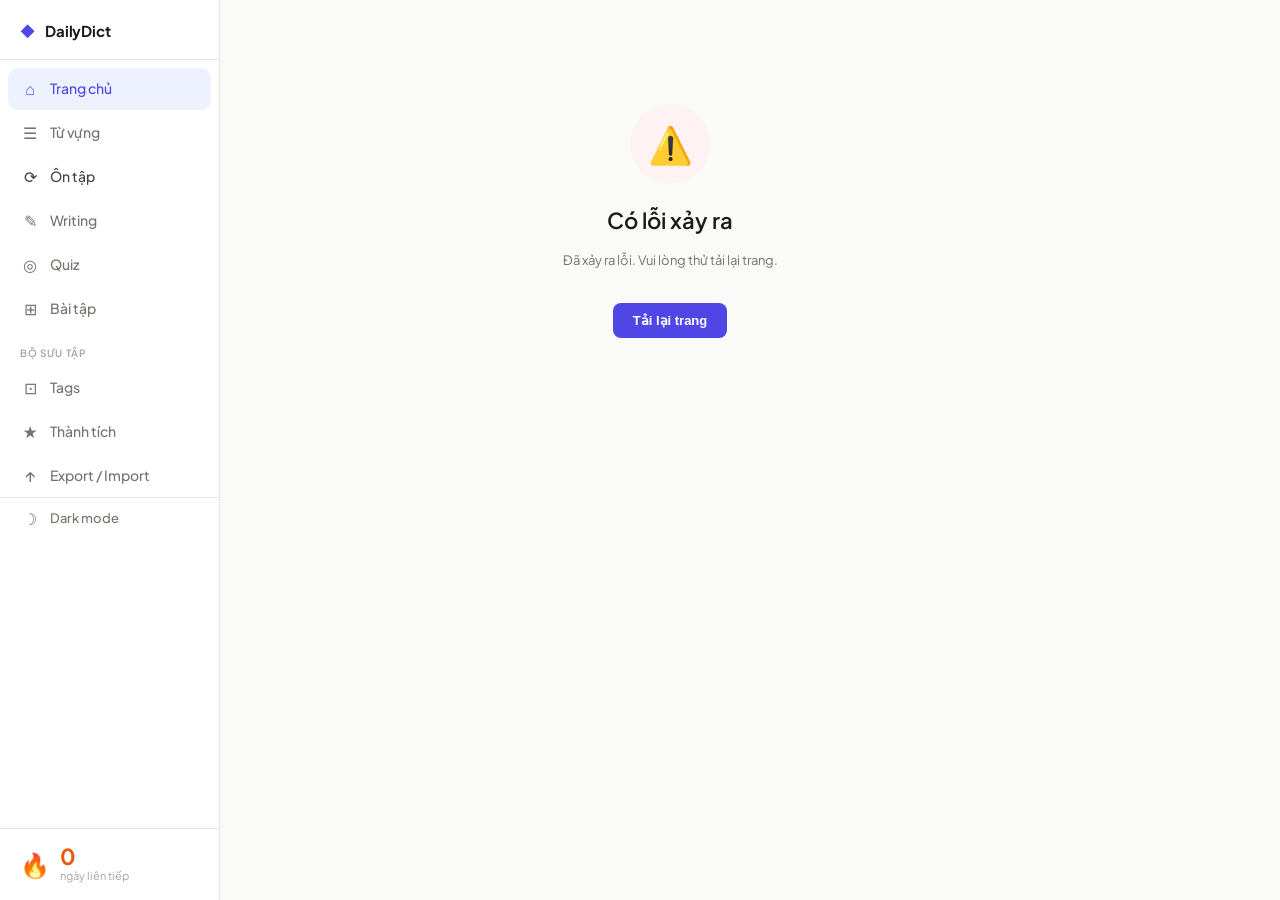
<file: extension/webapp/index.html>
<!DOCTYPE html>
<html lang="vi">
<head>
  <meta charset="UTF-8">
  <meta name="viewport" content="width=device-width, initial-scale=1.0">
  <title>DailyDict Vocab</title>
  <script>(function(){var t=localStorage.getItem("dd_theme")||(window.matchMedia("(prefers-color-scheme: dark)").matches?"dark":"light");if(t==="dark")document.documentElement.setAttribute("data-theme","dark");}());</script>
  <link rel="preconnect" href="https://fonts.googleapis.com">
  <link rel="preconnect" href="https://fonts.gstatic.com" crossorigin>
  <link href="https://fonts.googleapis.com/css2?family=Plus+Jakarta+Sans:wght@400;500;600;700&display=swap" rel="stylesheet">
  <link rel="stylesheet" href="style.css">
</head>
<body>

<div class="app-shell">

  <aside class="sidebar" id="sidebar">
    <div class="sidebar-logo">
      <span class="sidebar-logo__icon">◆</span>
      <span class="sidebar-logo__name">DailyDict</span>
    </div>
    <nav class="sidebar-nav">
      <a href="index.html" class="nav-item" data-page="home"><i class="sidebar-nav__icon">⌂</i><span>Trang chủ</span></a>
      <a href="words.html" class="nav-item" data-page="words"><i class="sidebar-nav__icon">☰</i><span>Từ vựng</span><span class="nav-badge" id="nav-total-badge" style="display:none"></span></a>
      <a href="review.html" class="nav-item nav-item--primary" data-page="review"><i class="sidebar-nav__icon">⟳</i><span>Ôn tập</span><span class="nav-badge nav-badge--alert" id="nav-due-badge" style="display:none"></span></a>
      <a href="writing.html" class="nav-item" data-page="writing"><i class="sidebar-nav__icon">✎</i><span>Writing</span></a>
      <a href="quiz.html" class="nav-item" data-page="quiz"><i class="sidebar-nav__icon">◎</i><span>Quiz</span></a>
      <a href="exercise.html" class="nav-item" data-page="exercise"><i class="sidebar-nav__icon">⊞</i><span>Bài tập</span></a>
    </nav>
    <div class="sidebar-section-label">BỘ SƯU TẬP</div>
    <nav class="sidebar-nav">
      <a href="tags.html" class="nav-item" data-page="tags"><i class="sidebar-nav__icon">⊡</i><span>Tags</span></a>
      <a href="achievements.html" class="nav-item" data-page="achievements"><i class="sidebar-nav__icon">★</i><span>Thành tích</span><span class="nav-dot" id="nav-badge-dot" style="display:none"></span></a>
      <a href="export.html" class="nav-item" data-page="export"><i class="sidebar-nav__icon">↑</i><span>Export / Import</span></a>
    </nav>
    <button class="theme-toggle-btn" id="theme-toggle"><span id="theme-icon">☽</span><span id="theme-label">Dark mode</span></button>
    <div class="sidebar-streak" id="sidebar-streak">
      <span class="sidebar-streak__fire">🔥</span>
      <div>
        <div class="sidebar-streak__num" id="sidebar-streak-num">0</div>
        <div class="sidebar-streak__label">ngày liên tiếp</div>
      </div>
    </div>
  </aside>

  <div class="app-right">
    <div class="mobile-topbar">
      <button class="mobile-menu-btn" id="mobile-menu-btn">☰</button>
      <span style="font-size:15px;font-weight:700;color:var(--c-text-1);">DailyDict</span>
      <span></span>
    </div>
    <div class="sidebar-overlay" id="sidebar-overlay"></div>

    <main class="main-content">

      <!-- Search bar -->
      <div class="search-bar">
        <span class="search-bar__icon">⌕</span>
        <input type="text" class="search-bar__input"
               id="search-input"
               placeholder="Tìm kiếm từ vựng..."
               autocomplete="off">
      </div>

      <!-- Stats row -->
      <div class="dash-stats">
        <div class="dash-stat">
          <div class="dash-stat__num accent" id="stat-total">0</div>
          <div class="dash-stat__label">Tổng từ vựng</div>
        </div>
        <div class="dash-stat">
          <div class="dash-stat__num streak" id="stat-streak">0</div>
          <div class="dash-stat__label">Ngày liên tiếp</div>
        </div>
        <div class="dash-stat">
          <div class="dash-stat__num success" id="stat-retention">0%</div>
          <div class="dash-stat__label">Tỷ lệ nhớ</div>
        </div>
        <div class="dash-stat">
          <div class="dash-stat__num warning" id="stat-due">0</div>
          <div class="dash-stat__label">Cần ôn tập</div>
        </div>
      </div>

      <!-- 2-column grid -->
      <div class="dash-grid">

        <!-- CỘT TRÁI -->
        <div class="dash-col-left">

          <!-- Goal ring -->
          <div class="dash-card" id="goal-ring-wrap">
            <div class="dash-card__header">
              <span class="dash-card__title">Mục tiêu hôm nay</span>
              <button class="goal-edit-btn" id="btn-edit-goal">Chỉnh sửa</button>
            </div>
            <div class="goal-row">
              <svg class="goal-ring" viewBox="0 0 80 80" width="72" height="72">
                <circle class="ring-track" cx="40" cy="40" r="32" fill="none" stroke-width="6"/>
                <circle class="ring-progress" cx="40" cy="40" r="32" fill="none" stroke-width="6"
                        stroke-linecap="round" transform="rotate(-90 40 40)" id="ring-progress"/>
                <text x="40" y="36" text-anchor="middle" class="ring-num" id="ring-num">0</text>
                <text x="40" y="50" text-anchor="middle" class="ring-label" id="ring-label">/ 10</text>
              </svg>
              <div class="goal-text">
                <div class="goal-text__today" id="goal-today-text">Hôm nay chưa lưu từ nào</div>
                <div class="goal-text__sub">Bôi đen từ bất kỳ trên DailyDictation</div>
              </div>
            </div>
            <!-- Goal setter inline -->
            <div id="goal-setter" class="goal-setter" style="display:none">
              <div class="goal-setter__inner">
                <p class="goal-setter__label">Số từ mục tiêu mỗi ngày</p>
                <div class="goal-options">
                  <button class="goal-opt" data-val="5">5</button>
                  <button class="goal-opt" data-val="10">10</button>
                  <button class="goal-opt" data-val="15">15</button>
                  <button class="goal-opt" data-val="20">20</button>
                  <button class="goal-opt" data-val="30">30</button>
                </div>
                <div class="goal-custom-row">
                  <input type="number" id="goal-custom-input" min="1" max="100" placeholder="Tự nhập..." class="goal-custom-input">
                  <button class="goal-save-btn" id="btn-save-goal">Lưu</button>
                </div>
              </div>
            </div>
          </div>

          <!-- Bar chart -->
          <div class="dash-card">
            <div class="dash-card__header">
              <span class="dash-card__title">Từ vựng 7 ngày qua</span>
              <span class="dash-card__meta" id="chart-total-label"></span>
            </div>
            <div class="chart-bars" id="chart-bars"></div>
          </div>

          <!-- CTA buttons -->
          <div class="dash-cta-grid">
            <button class="dash-cta dash-cta--primary" id="btn-review">
              <span class="dash-cta__icon">⟳</span>
              <div>
                <div class="dash-cta__label">Bắt đầu ôn tập</div>
                <div class="dash-cta__sub" id="cta-due-sub">0 từ đến hạn</div>
              </div>
            </button>
            <a href="writing.html" class="dash-cta">
              <span class="dash-cta__icon">✎</span>
              <div>
                <div class="dash-cta__label">Writing</div>
                <div class="dash-cta__sub">Luyện gõ từ</div>
              </div>
            </a>
            <a href="quiz.html" class="dash-cta">
              <span class="dash-cta__icon">◎</span>
              <div>
                <div class="dash-cta__label">Quiz</div>
                <div class="dash-cta__sub">Trắc nghiệm</div>
              </div>
            </a>
            <a href="exercise.html" class="dash-cta">
              <span class="dash-cta__icon">⊞</span>
              <div>
                <div class="dash-cta__label">Bài tập</div>
                <div class="dash-cta__sub">Word scramble</div>
              </div>
            </a>
          </div>

        </div>

        <!-- CỘT PHẢI -->
        <div class="dash-col-right">

          <!-- Word of day -->
          <div class="dash-card" id="word-of-day-card">
            <div class="dash-card__header">
              <span class="dash-card__title">Từ cần ôn tiếp theo</span>
            </div>
            <div class="wod-word" id="wod-word">—</div>
            <div class="wod-phonetic" id="wod-phonetic"></div>
            <div class="wod-vi" id="wod-vi"></div>
            <div class="wod-en" id="wod-en"></div>
            <div class="wod-example" id="wod-example" style="display:none"></div>
            <div class="wod-footer">
              <span class="wod-source" id="wod-source"></span>
              <a href="review.html" class="btn-primary-sm">Ôn tập →</a>
            </div>
          </div>

          <!-- Due list -->
          <div class="dash-card">
            <div class="dash-card__header">
              <span class="dash-card__title">Cần ôn hôm nay</span>
              <a href="words.html" class="dash-card__link">Xem tất cả</a>
            </div>
            <div id="due-list" class="due-list"></div>
            <div id="due-empty" class="due-empty" style="display:none">
              🎉 Không có từ nào cần ôn hôm nay!
            </div>
          </div>

          <!-- Heatmap -->
          <div class="dash-card">
            <div class="dash-card__header">
              <span class="dash-card__title">Lịch học tập</span>
              <span class="dash-card__meta" id="heatmap-total"></span>
            </div>
            <div class="heatmap-wrap" id="heatmap-wrap"></div>
            <div class="heatmap-legend">
              <span class="legend-label">Ít</span>
              <div class="legend-cells">
                <div class="legend-cell" style="background:var(--hm-0)"></div>
                <div class="legend-cell" style="background:var(--hm-1)"></div>
                <div class="legend-cell" style="background:var(--hm-2)"></div>
                <div class="legend-cell" style="background:var(--hm-3)"></div>
                <div class="legend-cell" style="background:var(--hm-4)"></div>
              </div>
              <span class="legend-label">Nhiều</span>
            </div>
          </div>

        </div>
      </div>

    </main>
  </div>
</div>

<script src="../shared/badges.js"></script>
<script src="../shared/storage.js"></script>
<script src="sidebar.js"></script>
<script src="app.js"></script>
</body>
</html>
</file>
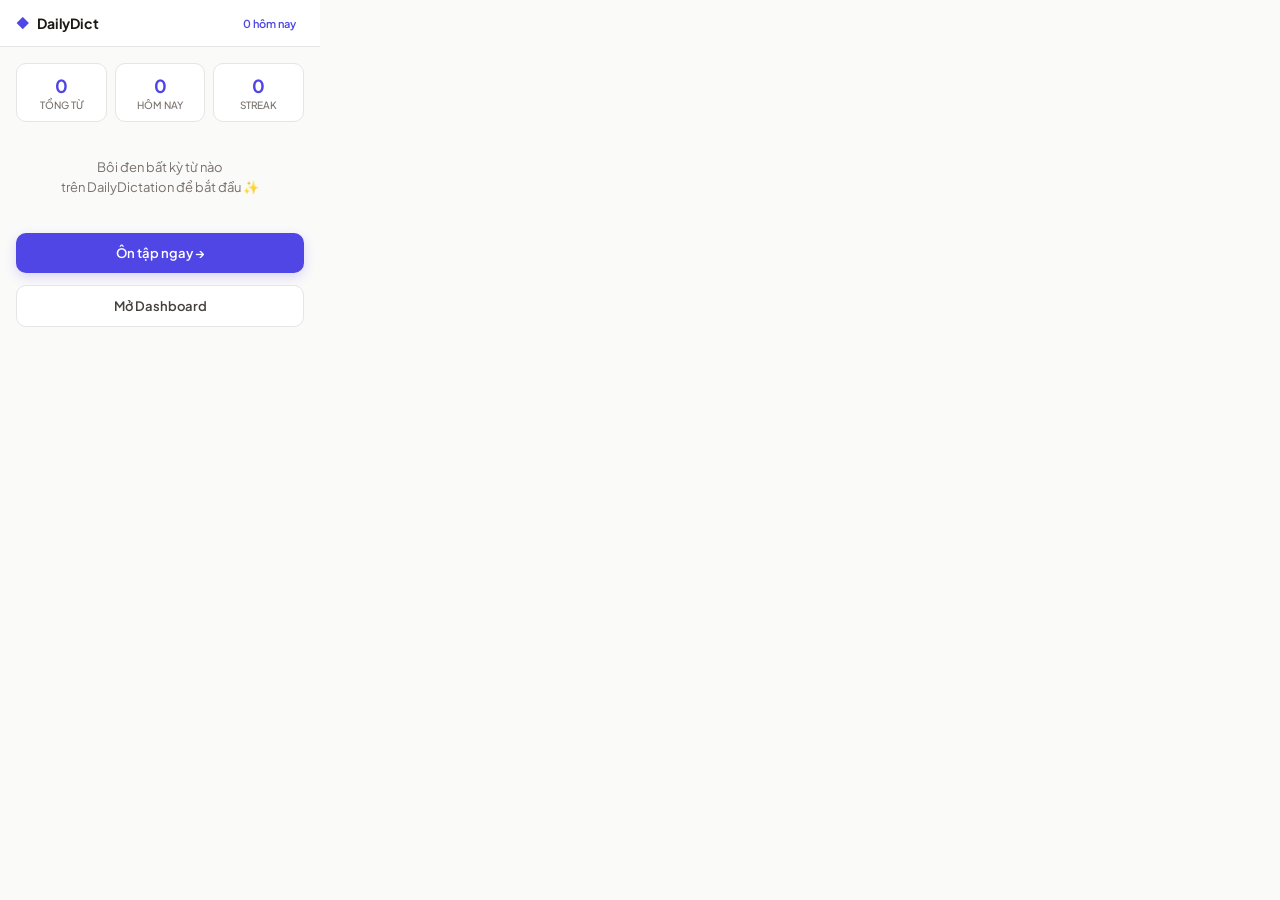
<file: extension/popup/popup.html>
<!DOCTYPE html>
<html lang="vi">
<head>
  <meta charset="UTF-8">
  <link rel="preconnect" href="https://fonts.googleapis.com">
  <link rel="preconnect" href="https://fonts.gstatic.com" crossorigin>
  <link href="https://fonts.googleapis.com/css2?family=Plus+Jakarta+Sans:wght@400;500;600;700&display=swap" rel="stylesheet">
  <style>
    :root {
      --c-primary: #4F46E5;
      --c-bg: #FAFAF9;
      --c-surface: #FFFFFF;
      --c-text-1: #1C1917;
      --c-text-2: #44403C;
      --c-text-3: #78716C;
      --c-border: #E7E5E4;
      --radius-md: 10px;
      --radius-lg: 14px;
      --shadow-sm: 0 1px 3px rgba(0,0,0,0.06);
    }

    body { 
      width: 320px; 
      margin: 0; 
      font-family: 'Plus Jakarta Sans', -apple-system, sans-serif; 
      background: var(--c-bg); 
      color: var(--c-text-2);
      -webkit-font-smoothing: antialiased;
    }

    #header { 
      background: var(--c-surface); 
      padding: 14px 16px; 
      display: flex; 
      justify-content: space-between; 
      align-items: center;
      border-bottom: 1px solid var(--c-border);
    }

    .brand { display: flex; align-items: center; gap: 8px; }
    .brand-icon { color: var(--c-primary); font-size: 14px; }
    .brand-name { font-weight: 700; font-size: 15px; color: var(--c-text-1); letter-spacing: -0.02em; }

    #today-badge { 
      background: #EEF2FF; 
      color: var(--c-primary); 
      font-size: 11px; 
      padding: 2px 10px; 
      border-radius: 99px; 
      font-weight: 600; 
    }

    .content { padding: 16px; display: flex; flex-direction: column; gap: 12px; }

    #stats-row { display: flex; gap: 8px; }
    .stat-box { 
      flex: 1; 
      background: var(--c-surface); 
      border: 1px solid var(--c-border); 
      border-radius: var(--radius-md); 
      padding: 10px; 
      text-align: center;
      transition: border-color 0.15s;
    }
    .stat-box:hover { border-color: var(--c-primary); }
    .stat-num { font-size: 18px; font-weight: 700; color: var(--c-primary); letter-spacing: -0.02em; }
    .stat-label { font-size: 10px; color: var(--c-text-3); margin-top: 2px; font-weight: 500; text-transform: uppercase; }

    #last-word { 
      background: var(--c-surface); 
      border: 1px solid var(--c-border); 
      border-radius: var(--radius-lg); 
      padding: 12px 14px;
      box-shadow: var(--shadow-sm);
    }
    .last-word-label { font-size: 10px; color: var(--c-text-3); margin-bottom: 6px; font-weight: 600; text-transform: uppercase; letter-spacing: 0.05em; }
    .last-word-word { font-size: 16px; font-weight: 700; color: var(--c-text-1); letter-spacing: -0.01em; }
    .last-word-vi { font-size: 13px; color: var(--c-primary); margin-top: 2px; font-weight: 500; }

    #empty-state { 
      text-align: center; 
      color: var(--c-text-3); 
      font-size: 13px; 
      padding: 24px 0;
      line-height: 1.5;
    }

    .btn { 
      width: 100%; 
      border-radius: var(--radius-md); 
      padding: 12px; 
      font-size: 13px; 
      font-weight: 600; 
      cursor: pointer; 
      transition: all 0.2s; 
      border: none; 
      font-family: inherit;
    }

    #btn-review { 
      background: var(--c-primary); 
      color: #fff; 
      box-shadow: 0 4px 12px rgba(79, 70, 229, 0.2);
    }
    #btn-review:hover { background: #4338ca; transform: translateY(-1px); }
    #btn-review:active { transform: translateY(0); }

    #btn-dashboard { 
      background: var(--c-surface); 
      color: var(--c-text-2); 
      border: 1px solid var(--c-border); 
    }
    #btn-dashboard:hover { border-color: var(--c-primary); color: var(--c-primary); background: #F5F3FF; }
  </style>
</head>
<body>
  <div id="header">
    <div class="brand" style="display: flex; align-items: center; gap: 8px;">
      <span style="color: var(--c-primary); font-size: 16px; line-height: 1;">◆</span>
      <span style="font-size: 14px; font-weight: 700; color: var(--c-text-1); letter-spacing: -0.01em;">DailyDict</span>
    </div>
    <span id="today-badge" style="
      background: var(--c-primary-light);
      color: var(--c-primary);
      font-size: 11px;
      font-weight: 600;
      padding: 2px 8px;
      border-radius: 99px;
    ">0 hôm nay</span>
  </div>

  <div class="content">
    <div id="stats-row">
      <div class="stat-box"><div id="total" class="stat-num">0</div><div class="stat-label">Tổng từ</div></div>
      <div class="stat-box"><div id="today" class="stat-num">0</div><div class="stat-label">Hôm nay</div></div>
      <div class="stat-box"><div id="streak" class="stat-num">0</div><div class="stat-label">Streak</div></div>
    </div>

    <div id="last-word" style="display:none;">
      <div class="last-word-label">Từ vừa lưu</div>
      <div class="last-word-word" id="lw-word">...</div>
      <div class="last-word-vi" id="lw-vi">...</div>
    </div>

    <div id="empty-state">
      Bôi đen bất kỳ từ nào<br>trên DailyDictation để bắt đầu ✨
    </div>

    <button id="btn-review" class="btn">Ôn tập ngay →</button>
    <button id="btn-dashboard" class="btn">Mở Dashboard</button>
  </div>

  <script src="../shared/storage.js"></script>
  <script src="popup.js"></script>
</body>
</html>
</file>
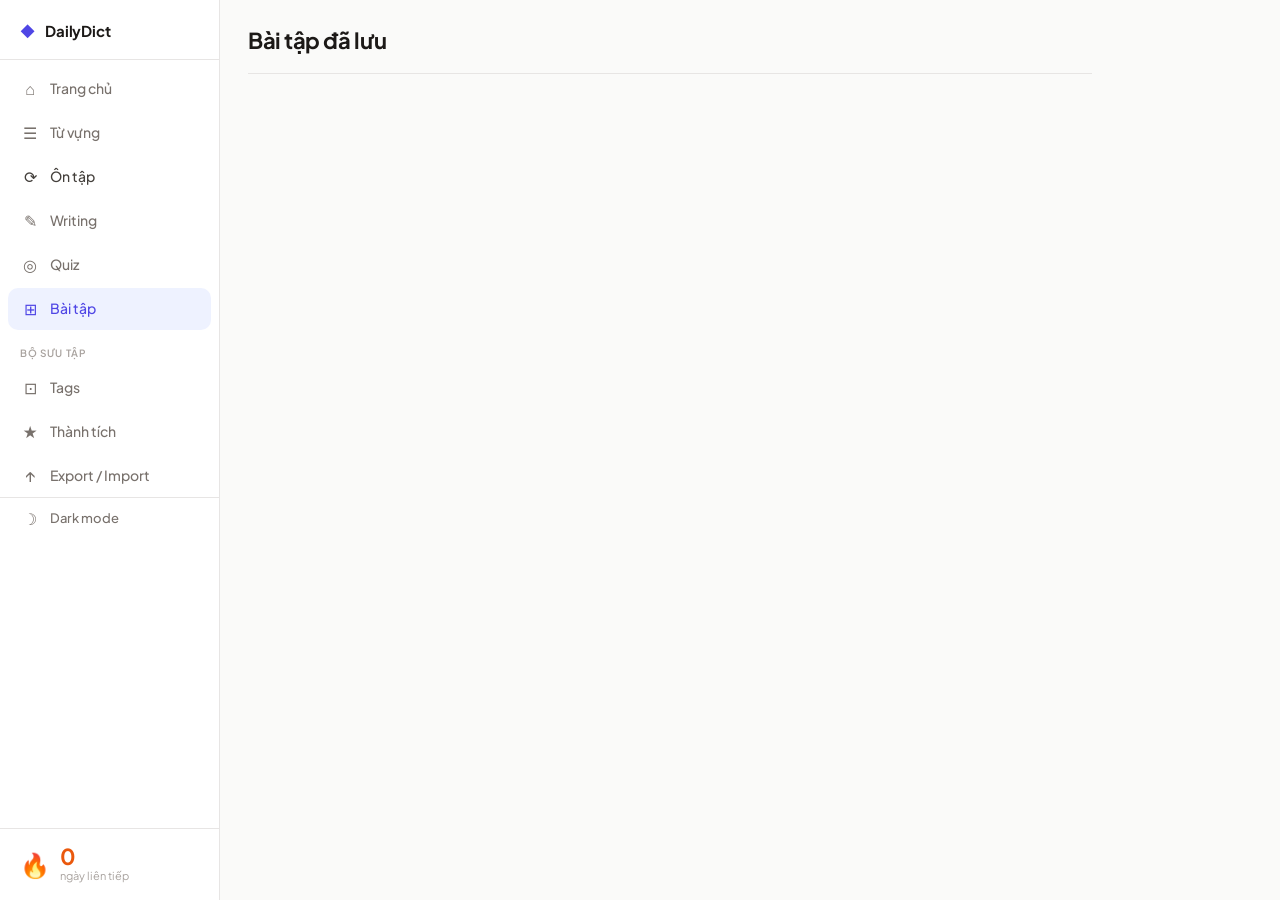
<file: extension/webapp/exercise.html>
<!DOCTYPE html>
<html lang="vi">
<head>
  <meta charset="UTF-8">
  <meta name="viewport" content="width=device-width, initial-scale=1.0">
  <title>Bài tập — DailyDict</title>
  <script>(function(){var t=localStorage.getItem("dd_theme")||(window.matchMedia("(prefers-color-scheme: dark)").matches?"dark":"light");if(t==="dark")document.documentElement.setAttribute("data-theme","dark");}());</script>
  <link rel="preconnect" href="https://fonts.googleapis.com">
  <link rel="preconnect" href="https://fonts.gstatic.com" crossorigin>
  <link href="https://fonts.googleapis.com/css2?family=Plus+Jakarta+Sans:wght@400;500;600;700&display=swap" rel="stylesheet">
  <link rel="stylesheet" href="style.css">
</head>
<body>

<div class="app-shell">

  <aside class="sidebar" id="sidebar">
    <div class="sidebar-logo">
      <span class="sidebar-logo__icon">◆</span>
      <span class="sidebar-logo__name">DailyDict</span>
    </div>
    <nav class="sidebar-nav">
      <a href="index.html" class="nav-item" data-page="home"><i class="sidebar-nav__icon">⌂</i><span>Trang chủ</span></a>
      <a href="words.html" class="nav-item" data-page="words"><i class="sidebar-nav__icon">☰</i><span>Từ vựng</span><span class="nav-badge" id="nav-total-badge" style="display:none"></span></a>
      <a href="review.html" class="nav-item nav-item--primary" data-page="review"><i class="sidebar-nav__icon">⟳</i><span>Ôn tập</span><span class="nav-badge nav-badge--alert" id="nav-due-badge" style="display:none"></span></a>
      <a href="writing.html" class="nav-item" data-page="writing"><i class="sidebar-nav__icon">✎</i><span>Writing</span></a>
      <a href="quiz.html" class="nav-item" data-page="quiz"><i class="sidebar-nav__icon">◎</i><span>Quiz</span></a>
      <a href="exercise.html" class="nav-item" data-page="exercise"><i class="sidebar-nav__icon">⊞</i><span>Bài tập</span></a>
    </nav>
    <div class="sidebar-section-label">BỘ SƯU TẬP</div>
    <nav class="sidebar-nav">
      <a href="tags.html" class="nav-item" data-page="tags"><i class="sidebar-nav__icon">⊡</i><span>Tags</span></a>
      <a href="achievements.html" class="nav-item" data-page="achievements"><i class="sidebar-nav__icon">★</i><span>Thành tích</span><span class="nav-dot" id="nav-badge-dot" style="display:none"></span></a>
      <a href="export.html" class="nav-item" data-page="export"><i class="sidebar-nav__icon">↑</i><span>Export / Import</span></a>
    </nav>
    <button class="theme-toggle-btn" id="theme-toggle"><span id="theme-icon">☽</span><span id="theme-label">Dark mode</span></button>
    <div class="sidebar-streak" id="sidebar-streak">
      <span class="sidebar-streak__fire">🔥</span>
      <div>
        <div class="sidebar-streak__num" id="sidebar-streak-num">0</div>
        <div class="sidebar-streak__label">ngày liên tiếp</div>
      </div>
    </div>
  </aside>

  <div class="app-right">
    <div class="mobile-topbar">
      <button class="mobile-menu-btn" id="mobile-menu-btn">☰</button>
      <span style="font-size:15px;font-weight:700;color:var(--c-text-1);" id="mobile-header-title">Bài tập</span>
      <span></span>
    </div>
    <div class="sidebar-overlay" id="sidebar-overlay"></div>

    <main class="main-content">

      <!-- MÀN HÌNH 1: DANH SÁCH BÀI -->
      <div id="screen-list">
        <div class="page-header">
          <h1 class="page-title">Bài tập đã lưu</h1>
          <span class="page-meta" id="exercise-count"></span>
        </div>
        <div id="exercise-list" class="exercise-list"></div>
      </div>

      <!-- MÀN HÌNH 2: WORD SCRAMBLE -->
      <div id="screen-game" style="display:none">
        <div class="page-header">
          <a href="index.html" id="back-btn" class="page-back">← Dashboard</a>
          <h1 class="page-title" id="header-title">Bài tập</h1>
          <span class="page-meta" id="header-meta"></span>
        </div>

        <div class="progress-container" style="margin: 0 0 var(--space-5);">
          <div class="progress-fill" id="progress-fill"></div>
        </div>

        <div class="scramble-card">
          <div class="scramble-question">
            <div class="scramble-label">Câu tiếng Anh của câu sau là gì?</div>
            <div class="scramble-vi" id="scramble-vi"></div>
          </div>

          <div class="answer-area" id="answer-area">
            <span class="answer-placeholder" id="answer-placeholder">
              Chọn các từ bên dưới để ghép thành câu tiếng Anh...
            </span>
          </div>

          <div class="scramble-divider"></div>

          <div class="word-bank" id="word-bank"></div>
        </div>

        <div class="scramble-actions">
          <button class="btn-ghost-sm" id="btn-clear">↩ Xóa hết</button>
          <button class="btn-primary" id="btn-check">Kiểm tra</button>
        </div>

        <div class="scramble-feedback" id="scramble-feedback" style="display:none"></div>
      </div>

      <!-- MÀN HÌNH 3: KẾT QUẢ -->
      <div id="screen-result" style="display:none">
        <div class="result-screen">
          <div class="result-emoji" id="result-emoji">🎉</div>
          <h2 class="result-title" id="result-title">Hoàn thành!</h2>
          <div class="result-score" id="result-score"></div>
          <div class="result-pct" id="result-pct"></div>
          <div class="result-actions">
            <button class="btn-primary" id="btn-retry">🔄 Làm lại</button>
            <button class="btn-outline" id="btn-back-list">← Chọn bài khác</button>
          </div>
        </div>
      </div>

    </main>
  </div>
</div>

<script src="../shared/storage.js"></script>
<script src="sidebar.js"></script>
<script src="exercise.js"></script>
</body>
</html>
</file>
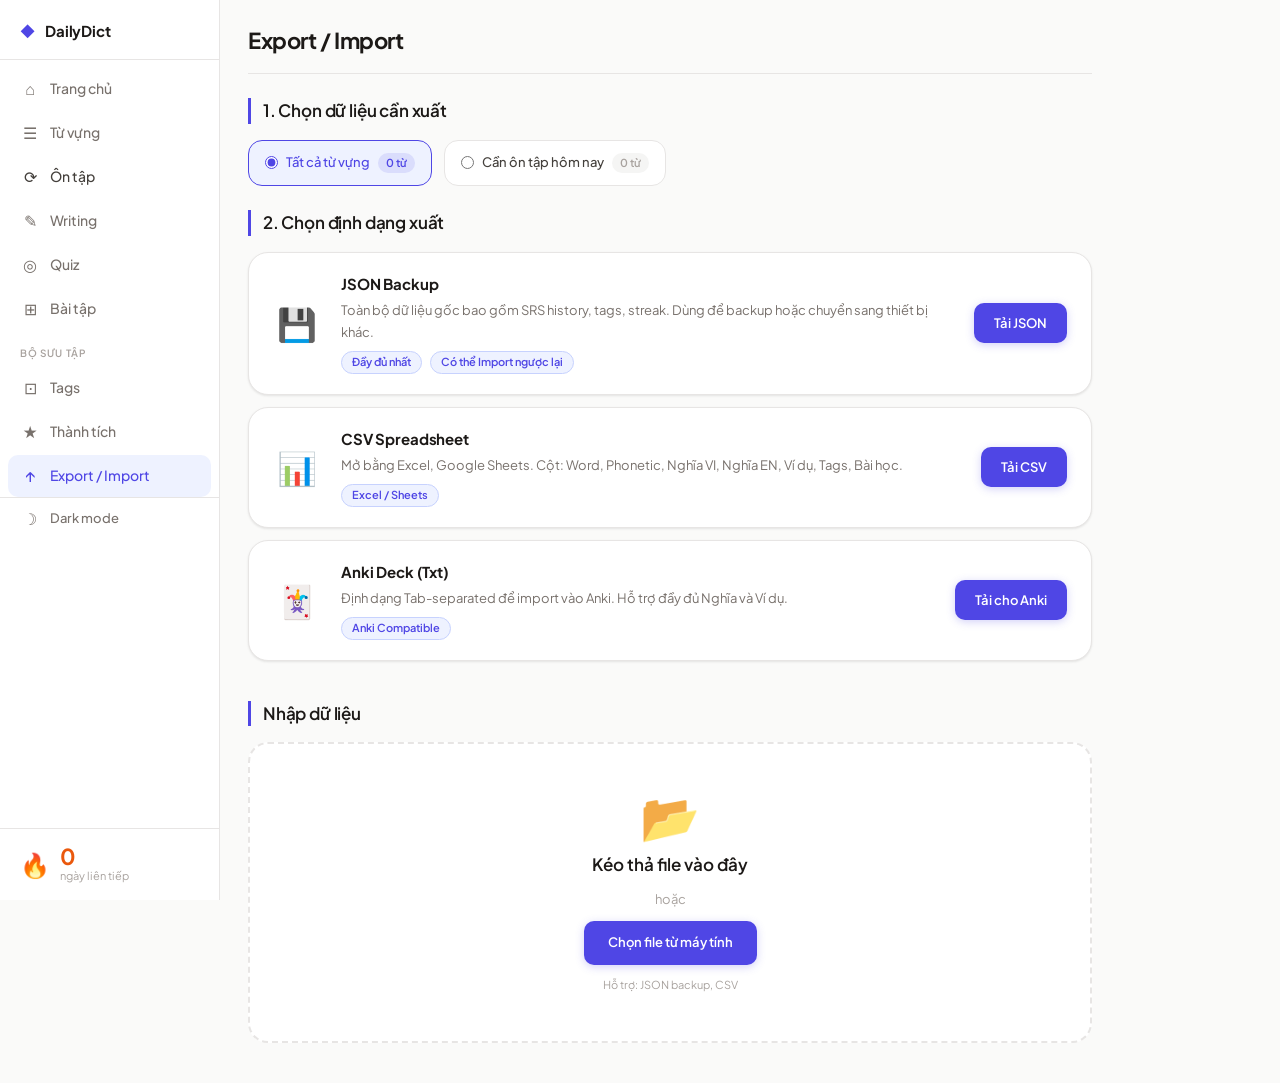
<file: extension/webapp/export.html>
<!DOCTYPE html>
<html lang="vi">
<head>
  <meta charset="UTF-8">
  <meta name="viewport" content="width=device-width, initial-scale=1.0">
  <title>Xuất & Nhập dữ liệu — DailyDict Vocab</title>
  <script>(function(){var t=localStorage.getItem("dd_theme")||(window.matchMedia("(prefers-color-scheme: dark)").matches?"dark":"light");if(t==="dark")document.documentElement.setAttribute("data-theme","dark");}());</script>
  <link rel="preconnect" href="https://fonts.googleapis.com">
  <link rel="preconnect" href="https://fonts.gstatic.com" crossorigin>
  <link href="https://fonts.googleapis.com/css2?family=Plus+Jakarta+Sans:wght@400;500;600;700&display=swap" rel="stylesheet">
  <link rel="stylesheet" href="style.css">
</head>
<body>

<div class="app-shell">

  <aside class="sidebar" id="sidebar">
    <div class="sidebar-logo">
      <span class="sidebar-logo__icon">◆</span>
      <span class="sidebar-logo__name">DailyDict</span>
    </div>
    <nav class="sidebar-nav">
      <a href="index.html" class="nav-item" data-page="home"><i class="sidebar-nav__icon">⌂</i><span>Trang chủ</span></a>
      <a href="words.html" class="nav-item" data-page="words"><i class="sidebar-nav__icon">☰</i><span>Từ vựng</span><span class="nav-badge" id="nav-total-badge" style="display:none"></span></a>
      <a href="review.html" class="nav-item nav-item--primary" data-page="review"><i class="sidebar-nav__icon">⟳</i><span>Ôn tập</span><span class="nav-badge nav-badge--alert" id="nav-due-badge" style="display:none"></span></a>
      <a href="writing.html" class="nav-item" data-page="writing"><i class="sidebar-nav__icon">✎</i><span>Writing</span></a>
      <a href="quiz.html" class="nav-item" data-page="quiz"><i class="sidebar-nav__icon">◎</i><span>Quiz</span></a>
      <a href="exercise.html" class="nav-item" data-page="exercise"><i class="sidebar-nav__icon">⊞</i><span>Bài tập</span></a>
    </nav>
    <div class="sidebar-section-label">BỘ SƯU TẬP</div>
    <nav class="sidebar-nav">
      <a href="tags.html" class="nav-item" data-page="tags"><i class="sidebar-nav__icon">⊡</i><span>Tags</span></a>
      <a href="achievements.html" class="nav-item" data-page="achievements"><i class="sidebar-nav__icon">★</i><span>Thành tích</span><span class="nav-dot" id="nav-badge-dot" style="display:none"></span></a>
      <a href="export.html" class="nav-item" data-page="export"><i class="sidebar-nav__icon">↑</i><span>Export / Import</span></a>
    </nav>
    <button class="theme-toggle-btn" id="theme-toggle"><span id="theme-icon">☽</span><span id="theme-label">Dark mode</span></button>
    <div class="sidebar-streak" id="sidebar-streak">
      <span class="sidebar-streak__fire">🔥</span>
      <div>
        <div class="sidebar-streak__num" id="sidebar-streak-num">0</div>
        <div class="sidebar-streak__label">ngày liên tiếp</div>
      </div>
    </div>
  </aside>

  <div class="app-right">
    <div class="mobile-topbar">
      <button class="mobile-menu-btn" id="mobile-menu-btn">☰</button>
      <span style="font-size:15px;font-weight:700;color:var(--c-text-1);">Export / Import</span>
      <span></span>
    </div>
    <div class="sidebar-overlay" id="sidebar-overlay"></div>

    <main class="main-content">
      <div class="page-header">
        <h1 class="page-title">Export / Import</h1>
      </div>

      <!-- Export Section -->
      <section class="export-section" style="margin-bottom: var(--space-10);">
        <div class="export-scope">
          <h2 class="section-heading">1. Chọn dữ liệu cần xuất</h2>
          <div class="scope-options">
            <label class="scope-opt">
              <input type="radio" name="scope" value="all" checked>
              <span class="scope-opt__label">Tất cả từ vựng</span>
              <span class="scope-opt__count" id="scope-all-count">0 từ</span>
            </label>
            <label class="scope-opt">
              <input type="radio" name="scope" value="due">
              <span class="scope-opt__label">Cần ôn tập hôm nay</span>
              <span class="scope-opt__count" id="scope-due-count">0 từ</span>
            </label>
            <label class="scope-opt" id="scope-tag-opt" style="display:none">
              <input type="radio" name="scope" value="tag">
              <span class="scope-opt__label">Tag: <strong id="scope-tag-name"></strong></span>
              <span class="scope-opt__count" id="scope-tag-count">0 từ</span>
            </label>
          </div>
        </div>

        <h2 class="section-heading">2. Chọn định dạng xuất</h2>
        <div class="export-cards">
          <div class="export-card">
            <div class="export-card__icon">💾</div>
            <div class="export-card__content">
              <h3 class="export-card__title">JSON Backup</h3>
              <p class="export-card__desc">Toàn bộ dữ liệu gốc bao gồm SRS history, tags, streak. Dùng để backup hoặc chuyển sang thiết bị khác.</p>
              <div class="export-card__meta">
                <span class="export-tag">Đầy đủ nhất</span>
                <span class="export-tag">Có thể Import ngược lại</span>
              </div>
            </div>
            <button class="export-btn" data-format="json">Tải JSON</button>
          </div>

          <div class="export-card">
            <div class="export-card__icon">📊</div>
            <div class="export-card__content">
              <h3 class="export-card__title">CSV Spreadsheet</h3>
              <p class="export-card__desc">Mở bằng Excel, Google Sheets. Cột: Word, Phonetic, Nghĩa VI, Nghĩa EN, Ví dụ, Tags, Bài học.</p>
              <div class="export-card__meta">
                <span class="export-tag">Excel / Sheets</span>
              </div>
            </div>
            <button class="export-btn" data-format="csv">Tải CSV</button>
          </div>

          <div class="export-card">
            <div class="export-card__icon">🃏</div>
            <div class="export-card__content">
              <h3 class="export-card__title">Anki Deck (Txt)</h3>
              <p class="export-card__desc">Định dạng Tab-separated để import vào Anki. Hỗ trợ đầy đủ Nghĩa và Ví dụ.</p>
              <div class="export-card__meta">
                <span class="export-tag">Anki Compatible</span>
              </div>
            </div>
            <button class="export-btn" data-format="anki">Tải cho Anki</button>
          </div>
        </div>
      </section>

      <!-- Import Section -->
      <section class="import-section">
        <h2 class="section-heading">Nhập dữ liệu</h2>

        <div class="import-drop" id="import-drop">
          <div class="import-drop__inner">
            <span class="import-drop__icon">📂</span>
            <p class="import-drop__title">Kéo thả file vào đây</p>
            <p class="import-drop__sub">hoặc</p>
            <label class="import-browse-btn">
              Chọn file từ máy tính
              <input type="file" id="import-file" accept=".json,.csv" style="display:none">
            </label>
            <p class="import-drop__hint">Hỗ trợ: JSON backup, CSV</p>
          </div>
        </div>

        <div id="import-preview" class="import-preview" style="display:none">
          <div class="import-preview__header">
            <div>
              <div class="import-preview__title" id="preview-title">...</div>
              <div class="import-preview__meta" id="preview-meta">...</div>
            </div>
            <div class="import-preview__actions">
              <button class="btn-sm-primary" id="btn-confirm-import">Bắt đầu nhập</button>
              <button class="cta-secondary" style="padding: var(--space-2) var(--space-4); font-size: var(--text-sm);" id="btn-cancel-import">Huỷ</button>
            </div>
          </div>
          <div class="import-options">
            <label class="import-opt">
              <input type="radio" name="import-mode" value="merge" checked>
              <span><strong>Gộp (Merge)</strong> — Giữ từ hiện có, chỉ thêm từ mới chưa có trong kho.</span>
            </label>
            <label class="import-opt">
              <input type="radio" name="import-mode" value="replace">
              <span><strong>Thay thế (Replace)</strong> — <span style="color:var(--c-danger); font-weight:600;">Xoá toàn bộ</span> dữ liệu hiện tại và thay bằng file này.</span>
            </label>
          </div>
        </div>

        <div id="import-result" class="import-result" style="display:none; margin-top: var(--space-4);"></div>
      </section>
    </main>
  </div>
</div>

<script src="../shared/storage.js"></script>
<script src="sidebar.js"></script>
<script src="export.js"></script>
</body>
</html>
</file>
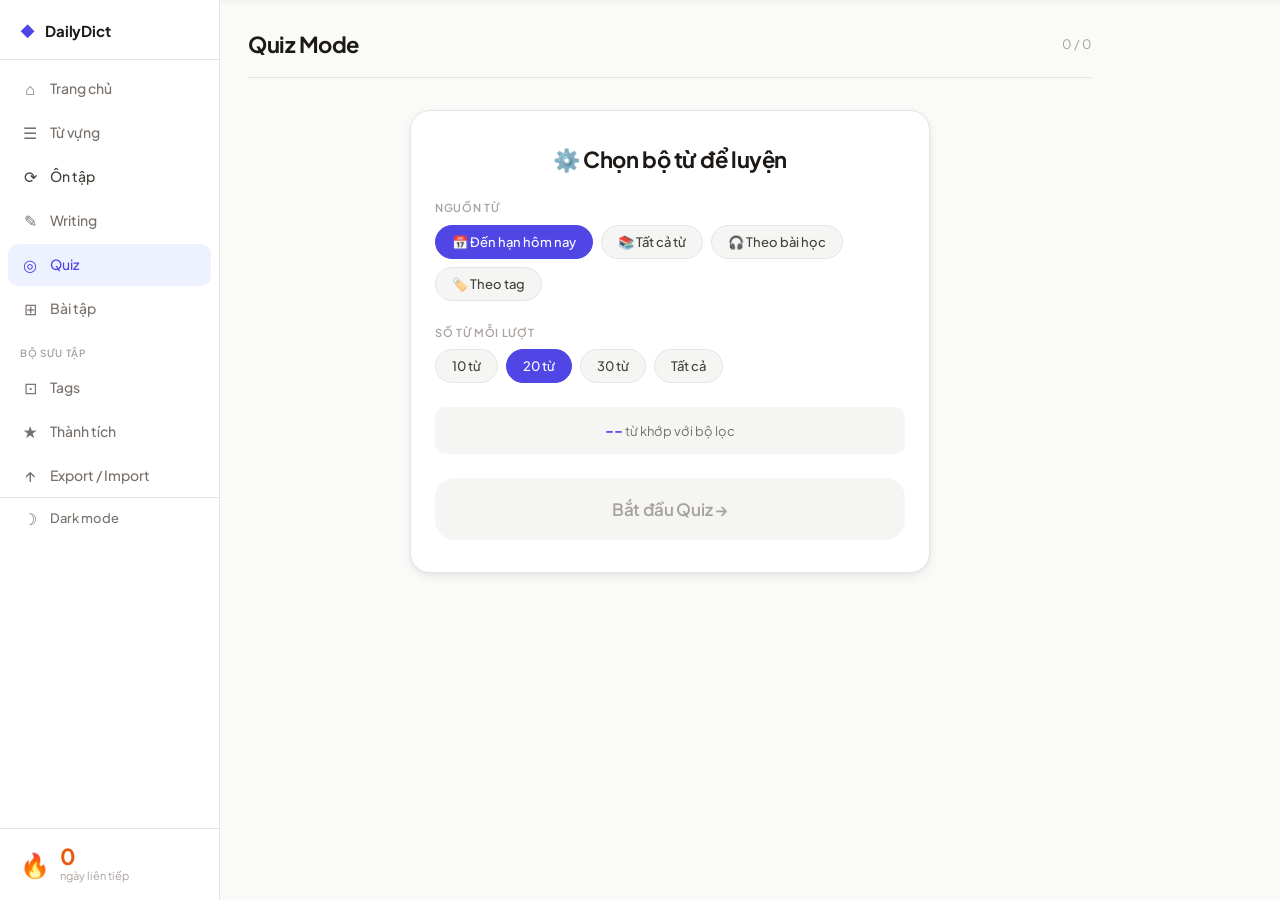
<file: extension/webapp/quiz.html>
<!DOCTYPE html>
<html lang="vi">
<head>
  <meta charset="UTF-8">
  <meta name="viewport" content="width=device-width, initial-scale=1.0">
  <title>Quiz Mode — DailyDict Vocab</title>
  <script>(function(){var t=localStorage.getItem("dd_theme")||(window.matchMedia("(prefers-color-scheme: dark)").matches?"dark":"light");if(t==="dark")document.documentElement.setAttribute("data-theme","dark");}());</script>
  <link rel="preconnect" href="https://fonts.googleapis.com">
  <link rel="preconnect" href="https://fonts.gstatic.com" crossorigin>
  <link href="https://fonts.googleapis.com/css2?family=Plus+Jakarta+Sans:wght@400;500;600;700&display=swap" rel="stylesheet">
  <link rel="stylesheet" href="style.css">
  <style>
    .quiz-streak-row {
      display: flex;
      justify-content: center;
      margin-top: var(--space-4);
      font-size: var(--text-sm);
      font-weight: var(--weight-semi);
      color: var(--c-streak);
      background: var(--c-streak-bg);
      padding: var(--space-2) var(--space-4);
      border-radius: var(--radius-full);
      width: fit-content;
      margin-left: auto;
      margin-right: auto;
    }

    .quiz-choices {
      display: grid;
      grid-template-columns: 1fr 1fr;
      gap: var(--space-3);
      max-width: 520px;
      margin: 0 auto var(--space-8);
      padding: 0 var(--space-5);
    }

    .wp-result {
      display: none;
      flex-direction: column;
      align-items: center;
      padding: var(--space-12) var(--space-6);
      text-align: center;
      gap: var(--space-4);
    }
    .result-score { font-size: var(--text-2xl); font-weight: var(--weight-bold); color: var(--c-text-1); }
    .result-pct { font-size: var(--text-lg); color: var(--c-primary); font-weight: var(--weight-semi); }

    .wrong-row {
      display: flex;
      flex-direction: column;
      padding: var(--space-4);
      background: var(--c-danger-bg);
      border-radius: var(--radius-lg);
      margin-bottom: var(--space-3);
      text-align: left;
      border: 1px solid #FECACA;
    }
    .wrong-word { font-weight: var(--weight-bold); color: var(--c-danger); font-size: var(--text-base); }
    .wrong-vi { font-size: var(--text-sm); color: var(--c-text-3); margin-top: 2px; }
  </style>
</head>
<body>

<div class="app-shell">

  <aside class="sidebar" id="sidebar">
    <div class="sidebar-logo">
      <span class="sidebar-logo__icon">◆</span>
      <span class="sidebar-logo__name">DailyDict</span>
    </div>
    <nav class="sidebar-nav">
      <a href="index.html" class="nav-item" data-page="home"><i class="sidebar-nav__icon">⌂</i><span>Trang chủ</span></a>
      <a href="words.html" class="nav-item" data-page="words"><i class="sidebar-nav__icon">☰</i><span>Từ vựng</span><span class="nav-badge" id="nav-total-badge" style="display:none"></span></a>
      <a href="review.html" class="nav-item nav-item--primary" data-page="review"><i class="sidebar-nav__icon">⟳</i><span>Ôn tập</span><span class="nav-badge nav-badge--alert" id="nav-due-badge" style="display:none"></span></a>
      <a href="writing.html" class="nav-item" data-page="writing"><i class="sidebar-nav__icon">✎</i><span>Writing</span></a>
      <a href="quiz.html" class="nav-item" data-page="quiz"><i class="sidebar-nav__icon">◎</i><span>Quiz</span></a>
      <a href="exercise.html" class="nav-item" data-page="exercise"><i class="sidebar-nav__icon">⊞</i><span>Bài tập</span></a>
    </nav>
    <div class="sidebar-section-label">BỘ SƯU TẬP</div>
    <nav class="sidebar-nav">
      <a href="tags.html" class="nav-item" data-page="tags"><i class="sidebar-nav__icon">⊡</i><span>Tags</span></a>
      <a href="achievements.html" class="nav-item" data-page="achievements"><i class="sidebar-nav__icon">★</i><span>Thành tích</span><span class="nav-dot" id="nav-badge-dot" style="display:none"></span></a>
      <a href="export.html" class="nav-item" data-page="export"><i class="sidebar-nav__icon">↑</i><span>Export / Import</span></a>
    </nav>
    <button class="theme-toggle-btn" id="theme-toggle"><span id="theme-icon">☽</span><span id="theme-label">Dark mode</span></button>
    <div class="sidebar-streak" id="sidebar-streak">
      <span class="sidebar-streak__fire">🔥</span>
      <div>
        <div class="sidebar-streak__num" id="sidebar-streak-num">0</div>
        <div class="sidebar-streak__label">ngày liên tiếp</div>
      </div>
    </div>
  </aside>

  <div class="app-right">
    <div class="progress-container">
      <div id="quiz-bar" class="progress-fill" style="width: 0%"></div>
    </div>
    <div class="mobile-topbar">
      <button class="mobile-menu-btn" id="mobile-menu-btn">☰</button>
      <span style="font-size:15px;font-weight:700;color:var(--c-text-1);">Quiz Mode</span>
      <span></span>
    </div>
    <div class="sidebar-overlay" id="sidebar-overlay"></div>

    <main class="main-content">
      <div class="page-header">
        <h1 class="page-title">Quiz Mode</h1>
        <span class="page-meta" id="quiz-progress">0 / 0</span>
      </div>

      <!-- SETUP SCREEN -->
      <div id="quiz-setup" class="setup-screen">
        <h2 class="setup-screen__title">⚙️ Chọn bộ từ để luyện</h2>

        <div class="setup-group">
          <label class="setup-label">Nguồn từ</label>
          <div class="setup-chips" id="setup-source-chips">
            <button class="setup-chip setup-chip--active" data-source="due">📅 Đến hạn hôm nay</button>
            <button class="setup-chip" data-source="all">📚 Tất cả từ</button>
            <button class="setup-chip" data-source="lesson">🎧 Theo bài học</button>
            <button class="setup-chip" data-source="tag">🏷️ Theo tag</button>
          </div>
        </div>

        <div class="setup-group" id="setup-lesson-group" style="display:none">
          <label class="setup-label">Chọn bài</label>
          <select class="setup-select" id="setup-lesson-select">
            <option value="">-- Chọn bài học --</option>
          </select>
        </div>

        <div class="setup-group" id="setup-tag-group" style="display:none">
          <label class="setup-label">Chọn tag</label>
          <select class="setup-select" id="setup-tag-select">
            <option value="">-- Chọn tag --</option>
          </select>
        </div>

        <div class="setup-group">
          <label class="setup-label">Số từ mỗi lượt</label>
          <div class="setup-chips" id="setup-size-chips">
            <button class="setup-chip" data-size="10">10 từ</button>
            <button class="setup-chip setup-chip--active" data-size="20">20 từ</button>
            <button class="setup-chip" data-size="30">30 từ</button>
            <button class="setup-chip" data-size="0">Tất cả</button>
          </div>
        </div>

        <div class="setup-preview" id="setup-preview">
          <span id="setup-preview-count">--</span> từ khớp với bộ lọc
        </div>

        <button class="cta-primary" id="btn-start-quiz" style="justify-content:center;" disabled>
          <span class="cta-primary__label">Bắt đầu Quiz →</span>
        </button>
      </div>

      <!-- GAME SCREEN -->
      <div id="quiz-game" style="display:none">
        <div class="quiz-streak-row">
          <span id="quiz-score-display">0 đúng liên tiếp 🔥</span>
        </div>

        <div class="quiz-card" id="quiz-card">
          <div class="quiz-word" id="quiz-word">...</div>
          <div class="quiz-phonetic" id="quiz-phonetic">...</div>
        </div>

        <div class="quiz-choices" id="quiz-choices"></div>

        <div id="quiz-done" class="wp-result">
          <div class="done-emoji" id="qdone-emoji">🎯</div>
          <h2 class="empty-state__title" id="qdone-title">Hoàn thành!</h2>
          <div class="result-score" id="qdone-score">0 / 0 đúng</div>
          <div class="result-pct" id="qdone-pct">0%</div>
          <div id="qdone-wrongs" class="result-wrongs" style="width: 100%; max-width: 480px; margin-top: var(--space-4);"></div>

          <div class="cta-section" style="width: 100%; max-width: 320px; margin-top: var(--space-4);">
            <button class="cta-primary" id="btn-continue-quiz" style="display:none; justify-content:center; margin-bottom: 8px; background: var(--c-success);">
              <span class="cta-primary__label">Luyện tiếp →</span>
              <span class="cta-primary__badge" id="btn-continue-count"></span>
            </button>
            <button class="cta-primary" id="btn-quiz-again" style="justify-content:center;">
              <span class="cta-primary__label">🔄 Chọn bộ từ khác</span>
            </button>
            <div class="cta-secondary-row">
              <a href="review.html" class="cta-secondary" style="text-decoration: none; justify-content: center;">🃏 Thử Flashcard</a>
              <a href="index.html" class="cta-secondary" style="text-decoration: none; justify-content: center;">← Dashboard</a>
            </div>
          </div>
        </div>
      </div>
    </main>
  </div>
</div>

<script src="../shared/storage.js"></script>
<script src="sidebar.js"></script>
<script src="quiz.js"></script>
</body>
</html>
</file>
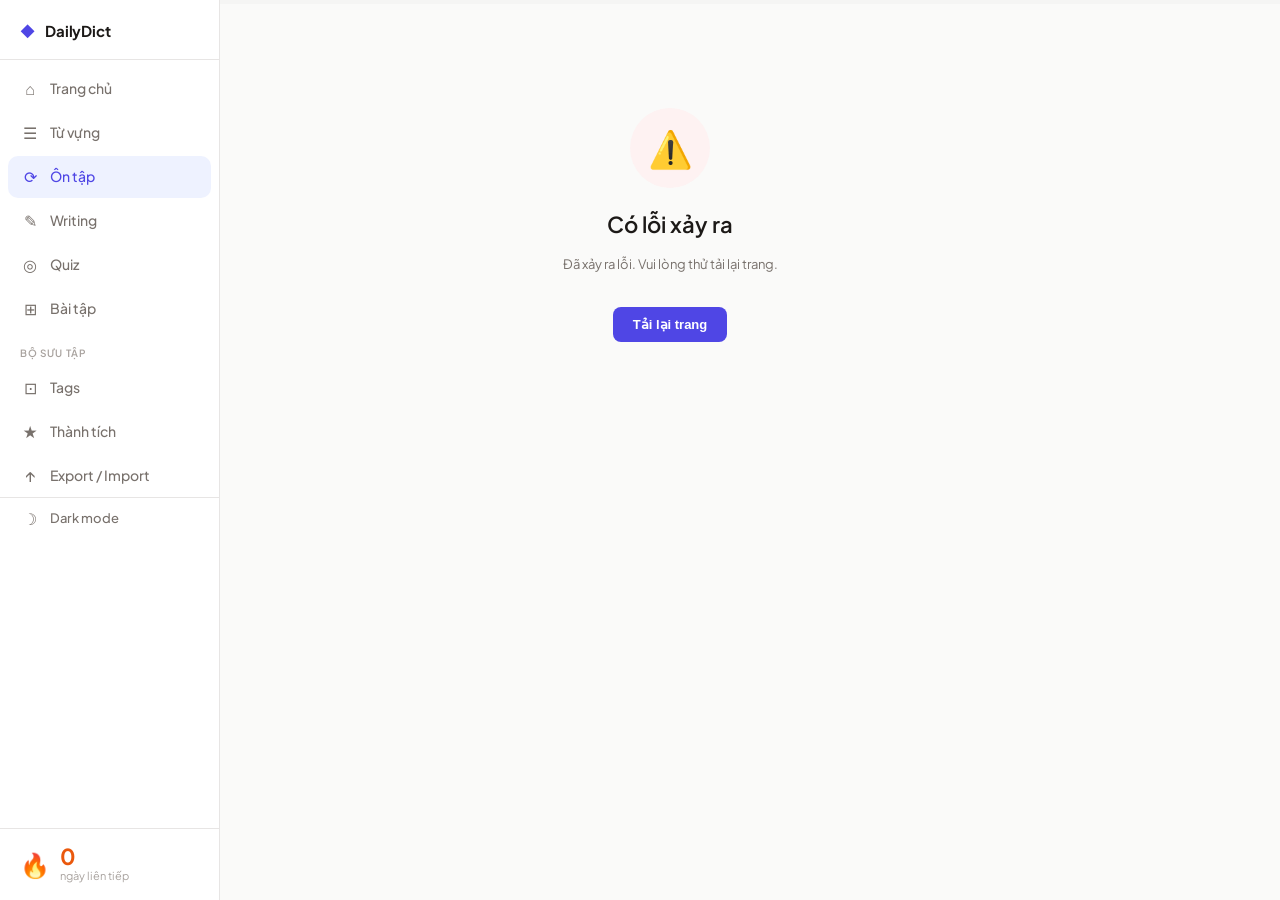
<file: extension/webapp/review.html>
<!DOCTYPE html>
<html lang="vi">
<head>
  <meta charset="UTF-8">
  <meta name="viewport" content="width=device-width, initial-scale=1.0">
  <title>Ôn tập — DailyDict Vocab</title>
  <script>(function(){var t=localStorage.getItem("dd_theme")||(window.matchMedia("(prefers-color-scheme: dark)").matches?"dark":"light");if(t==="dark")document.documentElement.setAttribute("data-theme","dark");}());</script>
  <link rel="preconnect" href="https://fonts.googleapis.com">
  <link rel="preconnect" href="https://fonts.gstatic.com" crossorigin>
  <link href="https://fonts.googleapis.com/css2?family=Plus+Jakarta+Sans:wght@400;500;600;700&display=swap" rel="stylesheet">
  <link rel="stylesheet" href="style.css">
</head>
<body>

<div class="app-shell">

  <aside class="sidebar" id="sidebar">
    <div class="sidebar-logo">
      <span class="sidebar-logo__icon">◆</span>
      <span class="sidebar-logo__name">DailyDict</span>
    </div>
    <nav class="sidebar-nav">
      <a href="index.html" class="nav-item" data-page="home"><i class="sidebar-nav__icon">⌂</i><span>Trang chủ</span></a>
      <a href="words.html" class="nav-item" data-page="words"><i class="sidebar-nav__icon">☰</i><span>Từ vựng</span><span class="nav-badge" id="nav-total-badge" style="display:none"></span></a>
      <a href="review.html" class="nav-item nav-item--primary" data-page="review"><i class="sidebar-nav__icon">⟳</i><span>Ôn tập</span><span class="nav-badge nav-badge--alert" id="nav-due-badge" style="display:none"></span></a>
      <a href="writing.html" class="nav-item" data-page="writing"><i class="sidebar-nav__icon">✎</i><span>Writing</span></a>
      <a href="quiz.html" class="nav-item" data-page="quiz"><i class="sidebar-nav__icon">◎</i><span>Quiz</span></a>
      <a href="exercise.html" class="nav-item" data-page="exercise"><i class="sidebar-nav__icon">⊞</i><span>Bài tập</span></a>
    </nav>
    <div class="sidebar-section-label">BỘ SƯU TẬP</div>
    <nav class="sidebar-nav">
      <a href="tags.html" class="nav-item" data-page="tags"><i class="sidebar-nav__icon">⊡</i><span>Tags</span></a>
      <a href="achievements.html" class="nav-item" data-page="achievements"><i class="sidebar-nav__icon">★</i><span>Thành tích</span><span class="nav-dot" id="nav-badge-dot" style="display:none"></span></a>
      <a href="export.html" class="nav-item" data-page="export"><i class="sidebar-nav__icon">↑</i><span>Export / Import</span></a>
    </nav>
    <button class="theme-toggle-btn" id="theme-toggle"><span id="theme-icon">☽</span><span id="theme-label">Dark mode</span></button>
    <div class="sidebar-streak" id="sidebar-streak">
      <span class="sidebar-streak__fire">🔥</span>
      <div>
        <div class="sidebar-streak__num" id="sidebar-streak-num">0</div>
        <div class="sidebar-streak__label">ngày liên tiếp</div>
      </div>
    </div>
  </aside>

  <div class="app-right">
    <div class="progress-container">
      <div id="progress-fill" class="progress-fill" style="width: 0%"></div>
    </div>
    <div class="mobile-topbar">
      <button class="mobile-menu-btn" id="mobile-menu-btn">☰</button>
      <span style="font-size:15px;font-weight:700;color:var(--c-text-1);">Ôn tập</span>
      <span></span>
    </div>
    <div class="sidebar-overlay" id="sidebar-overlay"></div>

    <main class="main-content">
      <div class="page-header">
        <h1 class="page-title">Ôn tập</h1>
        <span class="page-meta" id="progress-text">0 / 0</span>
      </div>

      <!-- Card Container -->
      <div id="card-container" class="card-container">
        <div id="card" class="flashcard">
          <!-- Front -->
          <div id="card-front" style="width: 100%;">
            <div id="word-text" class="flashcard-word">...</div>
            <div id="phonetic-text" class="flashcard-phonetic">...</div>
            <button id="btn-audio-review" style="
              background: var(--c-primary-light); color: var(--c-primary);
              border: none; border-radius: var(--radius-md);
              padding: var(--space-2) var(--space-4); cursor: pointer;
              font-size: var(--text-sm); font-weight: 600;
              margin-top: var(--space-4); font-family: var(--font-main);
            ">🔊 Nghe phát âm</button>
            <div class="flashcard-hint">
              <span>🖱️ Click hoặc ⌨️ Space để xem nghĩa</span>
            </div>
          </div>
          <!-- Back -->
          <div id="card-back" style="display: none; width: 100%;">
            <div id="definition-vi" class="flashcard-vi">...</div>
            <div id="definition-en" class="flashcard-en">...</div>
            <div id="example-text" class="flashcard-example">...</div>
            <div id="source-text" style="font-size: var(--text-xs); color: var(--c-text-4); margin-top: var(--space-4);">...</div>
          </div>
        </div>
      </div>

      <!-- Rating buttons -->
      <div id="rating-row" class="rating-row" style="display: none">
        <button id="rate-again" class="rating-btn rating-again" data-rating="again">
          <span class="rating-btn__label">Quên (1)</span>
          <span class="rating-btn__sublabel">+1 ngày</span>
        </button>
        <button id="rate-hard" class="rating-btn rating-hard" data-rating="hard">
          <span class="rating-btn__label">Khó (2)</span>
          <span class="rating-btn__sublabel">×1.2</span>
        </button>
        <button id="rate-good" class="rating-btn rating-good" data-rating="good">
          <span class="rating-btn__label">Nhớ (3)</span>
          <span class="rating-btn__sublabel">×2.5</span>
        </button>
        <button id="rate-easy" class="rating-btn rating-easy" data-rating="easy">
          <span class="rating-btn__label">Dễ (4)</span>
          <span class="rating-btn__sublabel">×3.2</span>
        </button>
      </div>

      <!-- Done screen -->
      <div id="done-screen" class="done-screen">
        <div class="done-emoji">🎉</div>
        <h2 class="empty-state__title">Tuyệt vời!</h2>
        <p id="done-text" class="empty-state__desc" style="margin-bottom: var(--space-6);"></p>
        <a href="index.html" class="cta-primary" style="text-decoration: none; justify-content: center; max-width: 240px; margin: 0 auto;">
          Về Dashboard
        </a>
      </div>
    </main>
  </div>
</div>

<script src="../shared/storage.js"></script>
<script src="sidebar.js"></script>
<script src="app.js"></script>
<script src="review-app.js"></script>
</body>
</html>
</file>
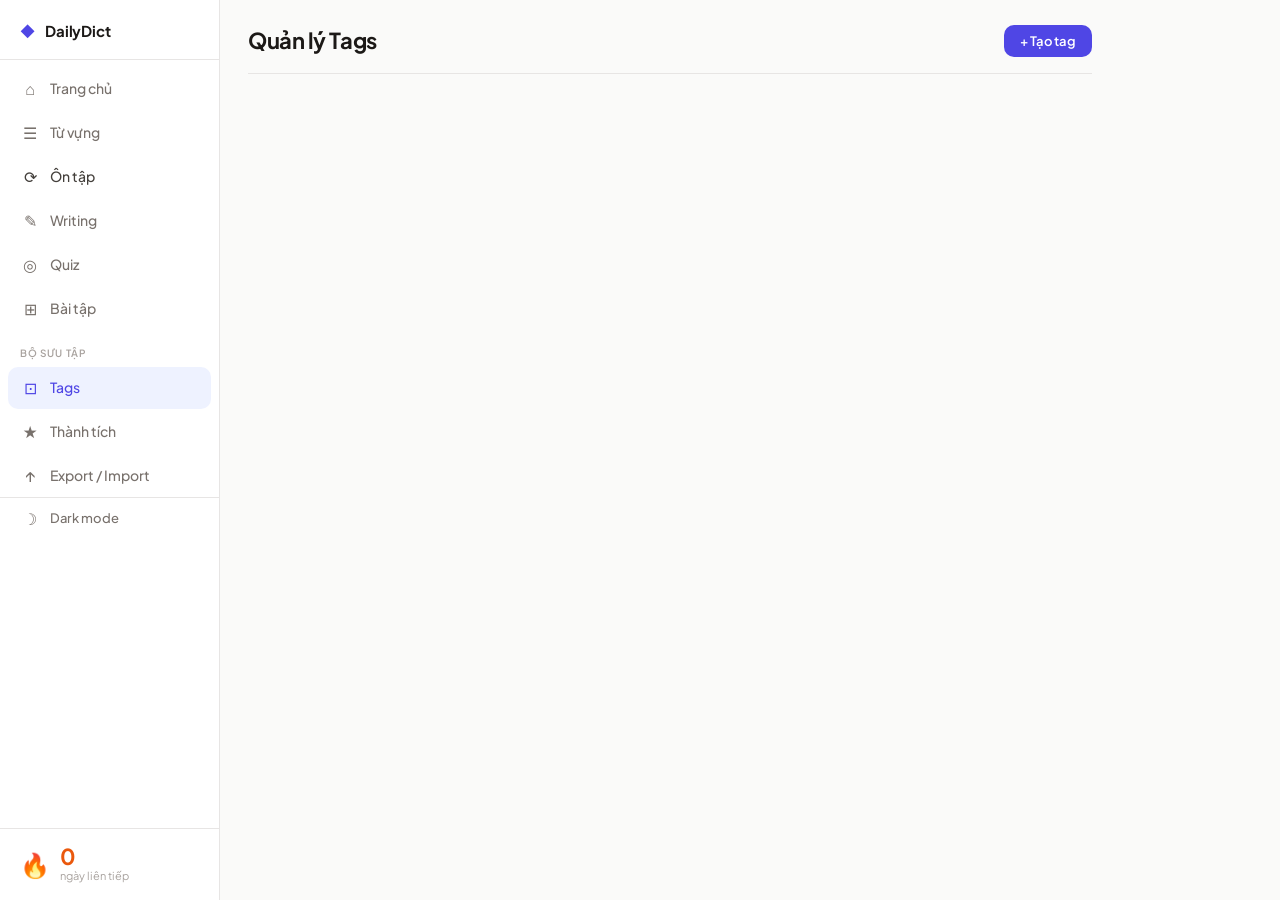
<file: extension/webapp/tags.html>
<!DOCTYPE html>
<html lang="vi">
<head>
  <meta charset="UTF-8">
  <meta name="viewport" content="width=device-width, initial-scale=1.0">
  <title>Quản lý Tags — DailyDict Vocab</title>
  <script>(function(){var t=localStorage.getItem("dd_theme")||(window.matchMedia("(prefers-color-scheme: dark)").matches?"dark":"light");if(t==="dark")document.documentElement.setAttribute("data-theme","dark");}());</script>
  <link rel="preconnect" href="https://fonts.googleapis.com">
  <link rel="preconnect" href="https://fonts.gstatic.com" crossorigin>
  <link href="https://fonts.googleapis.com/css2?family=Plus+Jakarta+Sans:wght@400;500;600;700&display=swap" rel="stylesheet">
  <link rel="stylesheet" href="style.css">
  <style>
    .btn-sm-primary {
      background: var(--c-primary);
      color: white;
      border: none;
      border-radius: var(--radius-md);
      padding: var(--space-2) var(--space-4);
      font-size: var(--text-sm);
      font-weight: var(--weight-semi);
      cursor: pointer;
      transition: all 0.15s;
    }
    .btn-sm-primary:hover { background: #4338CA; transform: translateY(-1px); }
  </style>
</head>
<body>

<div class="app-shell">

  <aside class="sidebar" id="sidebar">
    <div class="sidebar-logo">
      <span class="sidebar-logo__icon">◆</span>
      <span class="sidebar-logo__name">DailyDict</span>
    </div>
    <nav class="sidebar-nav">
      <a href="index.html" class="nav-item" data-page="home"><i class="sidebar-nav__icon">⌂</i><span>Trang chủ</span></a>
      <a href="words.html" class="nav-item" data-page="words"><i class="sidebar-nav__icon">☰</i><span>Từ vựng</span><span class="nav-badge" id="nav-total-badge" style="display:none"></span></a>
      <a href="review.html" class="nav-item nav-item--primary" data-page="review"><i class="sidebar-nav__icon">⟳</i><span>Ôn tập</span><span class="nav-badge nav-badge--alert" id="nav-due-badge" style="display:none"></span></a>
      <a href="writing.html" class="nav-item" data-page="writing"><i class="sidebar-nav__icon">✎</i><span>Writing</span></a>
      <a href="quiz.html" class="nav-item" data-page="quiz"><i class="sidebar-nav__icon">◎</i><span>Quiz</span></a>
      <a href="exercise.html" class="nav-item" data-page="exercise"><i class="sidebar-nav__icon">⊞</i><span>Bài tập</span></a>
    </nav>
    <div class="sidebar-section-label">BỘ SƯU TẬP</div>
    <nav class="sidebar-nav">
      <a href="tags.html" class="nav-item" data-page="tags"><i class="sidebar-nav__icon">⊡</i><span>Tags</span></a>
      <a href="achievements.html" class="nav-item" data-page="achievements"><i class="sidebar-nav__icon">★</i><span>Thành tích</span><span class="nav-dot" id="nav-badge-dot" style="display:none"></span></a>
      <a href="export.html" class="nav-item" data-page="export"><i class="sidebar-nav__icon">↑</i><span>Export / Import</span></a>
    </nav>
    <button class="theme-toggle-btn" id="theme-toggle"><span id="theme-icon">☽</span><span id="theme-label">Dark mode</span></button>
    <div class="sidebar-streak" id="sidebar-streak">
      <span class="sidebar-streak__fire">🔥</span>
      <div>
        <div class="sidebar-streak__num" id="sidebar-streak-num">0</div>
        <div class="sidebar-streak__label">ngày liên tiếp</div>
      </div>
    </div>
  </aside>

  <div class="app-right">
    <div class="mobile-topbar">
      <button class="mobile-menu-btn" id="mobile-menu-btn">☰</button>
      <span style="font-size:15px;font-weight:700;color:var(--c-text-1);">Tags</span>
      <span></span>
    </div>
    <div class="sidebar-overlay" id="sidebar-overlay"></div>

    <main class="main-content">
      <div class="page-header">
        <h1 class="page-title">Quản lý Tags</h1>
        <button class="btn-sm-primary" id="btn-create-tag">+ Tạo tag</button>
      </div>

      <!-- Create/Edit tag form -->
      <div id="tag-form-container" class="tag-form" style="display:none">
        <h2 class="section-heading" id="form-title" style="margin-bottom: var(--space-3); border:none; padding:0;">Tạo tag mới</h2>
        <input type="text" id="tag-name-input"
               placeholder="Tên tag (vd: IELTS, Academic...)"
               class="tag-form__input" maxlength="30">
        <div class="tag-form__colors" id="color-picker"></div>
        <div class="tag-form__actions">
          <button class="btn-sm-primary" id="btn-save-tag">Lưu tag</button>
          <button class="cta-secondary" style="padding: var(--space-2) var(--space-4); font-size: var(--text-sm);" id="btn-cancel-tag">Huỷ</button>
        </div>
      </div>

      <!-- Tag list -->
      <div class="tag-list" id="tag-list"></div>
    </main>
  </div>
</div>

<script src="../shared/tags.js"></script>
<script src="../shared/storage.js"></script>
<script src="sidebar.js"></script>
<script src="tags.js"></script>
</body>
</html>
</file>
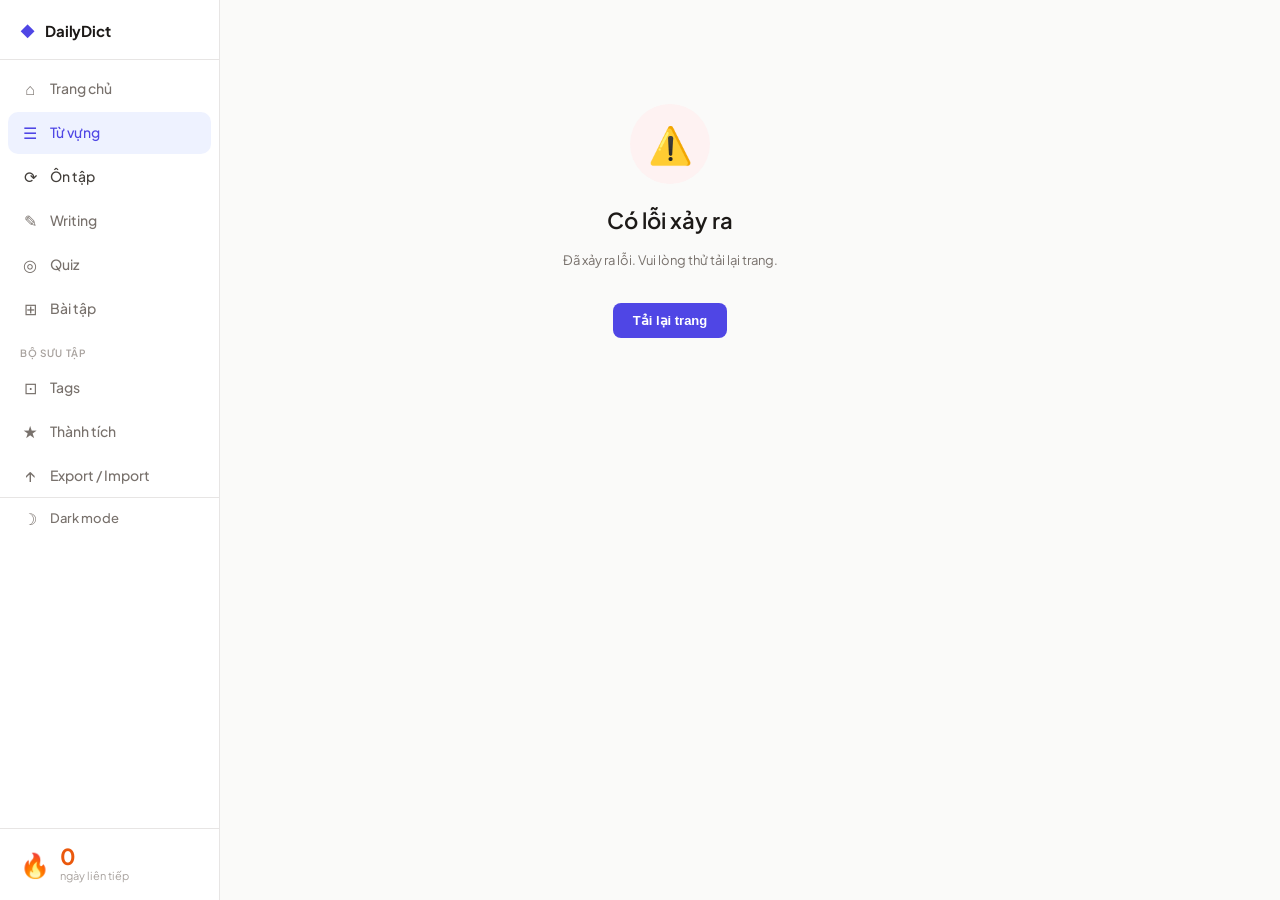
<file: extension/webapp/word.html>
<!DOCTYPE html>
<html lang="vi">
<head>
  <meta charset="UTF-8">
  <meta name="viewport" content="width=device-width, initial-scale=1.0">
  <title>Chi tiết từ vựng — DailyDict Vocab</title>
  <script>(function(){var t=localStorage.getItem("dd_theme")||(window.matchMedia("(prefers-color-scheme: dark)").matches?"dark":"light");if(t==="dark")document.documentElement.setAttribute("data-theme","dark");}());</script>
  <link rel="preconnect" href="https://fonts.googleapis.com">
  <link rel="preconnect" href="https://fonts.gstatic.com" crossorigin>
  <link href="https://fonts.googleapis.com/css2?family=Plus+Jakarta+Sans:wght@400;500;600;700&display=swap" rel="stylesheet">
  <link rel="stylesheet" href="style.css">
  <style>
    .word-hero { text-align: center; padding: var(--space-8) 0; }
    .word-hero__word { font-size: var(--text-4xl); font-weight: 800; color: var(--c-text-1); letter-spacing: -0.03em; margin-bottom: var(--space-2); }
    .word-hero__phonetic { font-size: var(--text-lg); color: var(--c-text-4); font-style: italic; margin-bottom: var(--space-4); }
    .word-hero__audio {
      background: var(--c-primary-light); color: var(--c-primary); border: none; border-radius: var(--radius-md);
      padding: var(--space-2) var(--space-4); font-size: var(--text-sm); font-weight: 600; cursor: pointer; transition: all 0.15s;
    }
    .word-hero__audio:hover { background: #E0E7FF; transform: translateY(-1px); }

    .detail-section { margin-bottom: var(--space-8); }
    .definition-card, .example-card {
      background: var(--c-surface); border: 1px solid var(--c-border); border-radius: var(--radius-xl); padding: var(--space-6);
    }
    .def-vi { font-size: var(--text-xl); font-weight: 700; color: var(--c-primary); margin-bottom: var(--space-2); }
    .def-en { font-size: var(--text-base); color: var(--c-text-2); line-height: 1.6; }
    .example-card { font-style: italic; color: var(--c-text-2); line-height: 1.6; border-left: 4px solid var(--c-primary-light); }

    .srs-stats { display: grid; grid-template-columns: repeat(3, 1fr); gap: var(--space-4); }
    .srs-stat {
      background: var(--c-surface); border: 1px solid var(--c-border); border-radius: var(--radius-lg);
      padding: var(--space-4); text-align: center;
    }
    .srs-stat__num { display: block; font-size: var(--text-xl); font-weight: 700; color: var(--c-text-1); margin-bottom: 2px; }
    .srs-stat__label { font-size: var(--text-xs); color: var(--c-text-4); text-transform: uppercase; font-weight: 600; }

    .detail-tags { display: flex; flex-wrap: wrap; gap: var(--space-2); margin-bottom: var(--space-4); }
    .detail-tag-pill {
      display: inline-flex; align-items: center; gap: 6px; background: #F5F5F4; color: #44403C;
      font-size: var(--text-sm); font-weight: 600; padding: 4px 12px; border-radius: 99px; border: 1px solid var(--c-border);
    }
    .detail-tag-remove { background: none; border: none; cursor: pointer; color: var(--c-text-4); font-size: 16px; padding: 0; }
    .detail-tag-remove:hover { color: var(--c-danger); }

    .tag-input-inline {
      width: 100%; max-width: 300px; padding: 8px 12px; border: 1.5px solid var(--c-border); border-radius: var(--radius-md);
      font-size: var(--text-sm); font-family: inherit; outline: none;
    }
    .tag-input-inline:focus { border-color: var(--c-primary); }

    .source-link {
      display: inline-block; color: var(--c-primary); text-decoration: none; font-weight: 600;
      padding: var(--space-3) var(--space-4); background: var(--c-primary-light); border-radius: var(--radius-md);
    }
    .source-link:hover { text-decoration: underline; background: #E0E7FF; }

    .btn-icon--danger {
      background: none; border: none; cursor: pointer; font-size: 20px; color: var(--c-text-4); transition: color 0.15s;
    }
    .btn-icon--danger:hover { color: var(--c-danger); }
  </style>
</head>
<body>

<div class="app-shell">

  <aside class="sidebar" id="sidebar">
    <div class="sidebar-logo">
      <span class="sidebar-logo__icon">◆</span>
      <span class="sidebar-logo__name">DailyDict</span>
    </div>
    <nav class="sidebar-nav">
      <a href="index.html" class="nav-item" data-page="home"><i class="sidebar-nav__icon">⌂</i><span>Trang chủ</span></a>
      <a href="words.html" class="nav-item" data-page="words"><i class="sidebar-nav__icon">☰</i><span>Từ vựng</span><span class="nav-badge" id="nav-total-badge" style="display:none"></span></a>
      <a href="review.html" class="nav-item nav-item--primary" data-page="review"><i class="sidebar-nav__icon">⟳</i><span>Ôn tập</span><span class="nav-badge nav-badge--alert" id="nav-due-badge" style="display:none"></span></a>
      <a href="writing.html" class="nav-item" data-page="writing"><i class="sidebar-nav__icon">✎</i><span>Writing</span></a>
      <a href="quiz.html" class="nav-item" data-page="quiz"><i class="sidebar-nav__icon">◎</i><span>Quiz</span></a>
      <a href="exercise.html" class="nav-item" data-page="exercise"><i class="sidebar-nav__icon">⊞</i><span>Bài tập</span></a>
    </nav>
    <div class="sidebar-section-label">BỘ SƯU TẬP</div>
    <nav class="sidebar-nav">
      <a href="tags.html" class="nav-item" data-page="tags"><i class="sidebar-nav__icon">⊡</i><span>Tags</span></a>
      <a href="achievements.html" class="nav-item" data-page="achievements"><i class="sidebar-nav__icon">★</i><span>Thành tích</span><span class="nav-dot" id="nav-badge-dot" style="display:none"></span></a>
      <a href="export.html" class="nav-item" data-page="export"><i class="sidebar-nav__icon">↑</i><span>Export / Import</span></a>
    </nav>
    <button class="theme-toggle-btn" id="theme-toggle"><span id="theme-icon">☽</span><span id="theme-label">Dark mode</span></button>
    <div class="sidebar-streak" id="sidebar-streak">
      <span class="sidebar-streak__fire">🔥</span>
      <div>
        <div class="sidebar-streak__num" id="sidebar-streak-num">0</div>
        <div class="sidebar-streak__label">ngày liên tiếp</div>
      </div>
    </div>
  </aside>

  <div class="app-right">
    <div class="mobile-topbar">
      <button class="mobile-menu-btn" id="mobile-menu-btn">☰</button>
      <span style="font-size:15px;font-weight:700;color:var(--c-text-1);" id="detail-word-title-mobile">...</span>
      <button class="btn-icon--danger" id="btn-delete-word-mobile" title="Xoá từ này" style="display:none">🗑</button>
    </div>
    <div class="sidebar-overlay" id="sidebar-overlay"></div>

    <main class="main-content" style="max-width: 640px;">
      <div class="page-header">
        <a href="words.html" class="page-back">← Tất cả từ</a>
        <span class="page-meta" id="detail-word-title" style="font-weight:700; color:var(--c-text-1);">...</span>
        <button class="btn-icon--danger" id="btn-delete-word" title="Xoá từ này">🗑</button>
      </div>

      <div class="word-hero">
        <h1 class="word-hero__word" id="detail-word">...</h1>
        <div class="word-hero__phonetic" id="detail-phonetic">...</div>
        <button class="word-hero__audio" id="btn-play-audio">🔊 Nghe phát âm</button>
      </div>

      <div class="detail-section">
        <h2 class="section-heading">Nghĩa của từ</h2>
        <div class="definition-card">
          <div class="def-vi" id="detail-vi">...</div>
          <div class="def-en" id="detail-en">...</div>
        </div>
      </div>

      <div class="detail-section" id="section-example" style="display:none">
        <h2 class="section-heading">Ví dụ thực tế</h2>
        <div class="example-card" id="detail-example">...</div>
      </div>

      <div class="detail-section">
        <h2 class="section-heading">Gán Tags</h2>
        <div class="detail-tags" id="detail-tags"></div>
        <div style="position:relative">
          <input type="text" id="detail-tag-input" class="tag-input-inline" placeholder="+ Thêm tag mới (Enter để lưu)..." autocomplete="off">
          <div class="dd-tag-suggestions" id="detail-tag-sugg" style="display:none; bottom: auto; top: calc(100% + 4px);"></div>
        </div>
      </div>

      <div class="detail-section">
        <h2 class="section-heading">Tiến độ ôn tập (SRS)</h2>
        <div class="srs-stats">
          <div class="srs-stat">
            <span class="srs-stat__num" id="stat-reviews">0</span>
            <span class="srs-stat__label">Lần ôn</span>
          </div>
          <div class="srs-stat">
            <span class="srs-stat__num" id="stat-interval">0</span>
            <span class="srs-stat__label">Ngày kế</span>
          </div>
          <div class="srs-stat">
            <span class="srs-stat__num" id="stat-ease">0.0</span>
            <span class="srs-stat__label">Ease</span>
          </div>
        </div>
      </div>

      <div class="detail-section" id="section-source" style="display:none">
        <h2 class="section-heading">Nguồn lưu từ</h2>
        <a class="source-link" id="detail-source-link" target="_blank">...</a>
      </div>
    </main>
  </div>
</div>

<script src="../shared/storage.js"></script>
<script src="sidebar.js"></script>
<script src="word.js"></script>
</body>
</html>
</file>
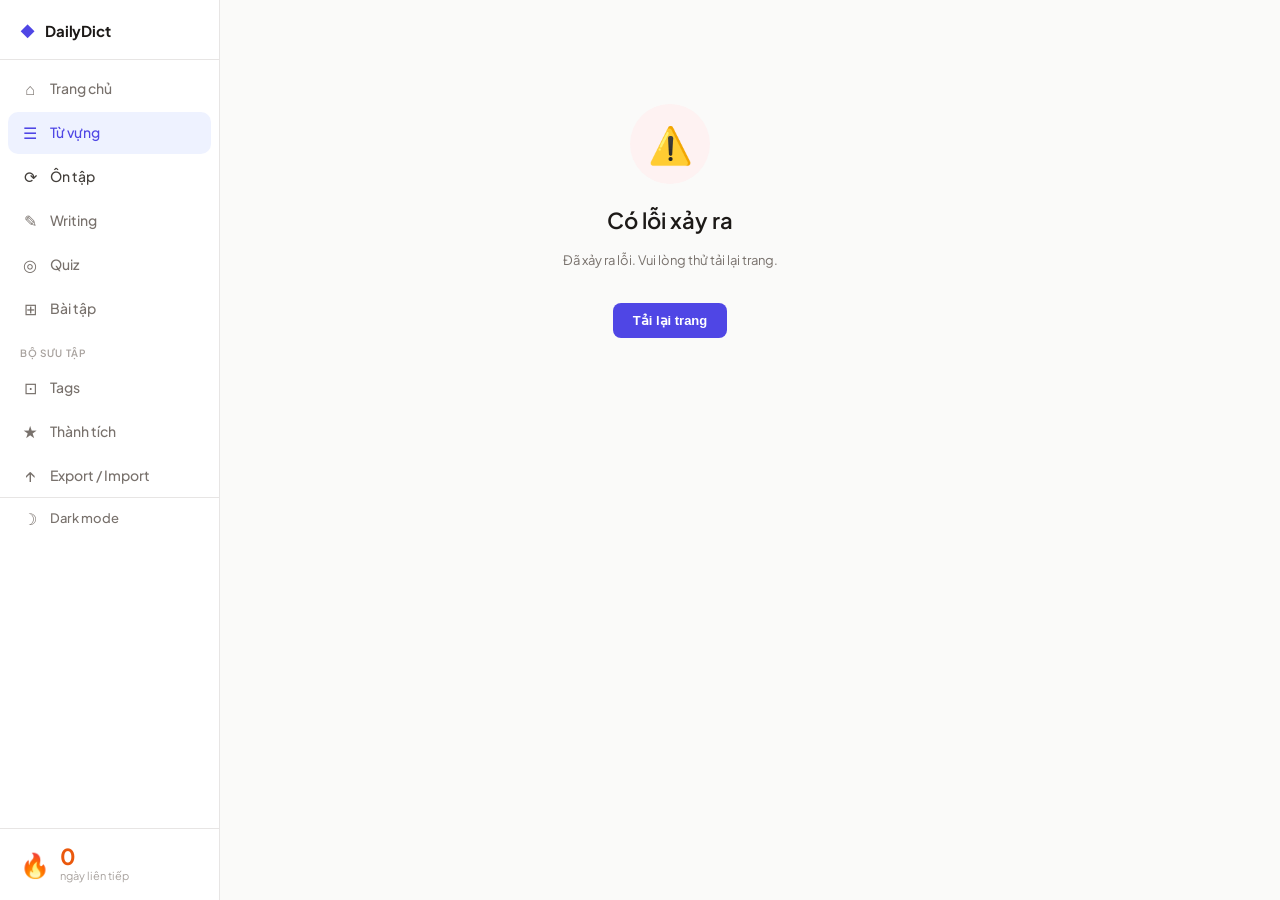
<file: extension/webapp/words.html>
<!DOCTYPE html>
<html lang="vi">
<head>
  <meta charset="UTF-8">
  <meta name="viewport" content="width=device-width, initial-scale=1.0">
  <title>Danh sách từ vựng — DailyDict Vocab</title>
  <script>(function(){var t=localStorage.getItem("dd_theme")||(window.matchMedia("(prefers-color-scheme: dark)").matches?"dark":"light");if(t==="dark")document.documentElement.setAttribute("data-theme","dark");}());</script>
  <link rel="preconnect" href="https://fonts.googleapis.com">
  <link rel="preconnect" href="https://fonts.gstatic.com" crossorigin>
  <link href="https://fonts.googleapis.com/css2?family=Plus+Jakarta+Sans:wght@400;500;600;700&display=swap" rel="stylesheet">
  <link rel="stylesheet" href="style.css">
  <style>
    .controls { display: flex; align-items: center; justify-content: space-between; margin-bottom: var(--space-4); }
    .sort-select {
      padding: var(--space-2) var(--space-3);
      border: 1px solid var(--c-border);
      border-radius: var(--radius-md);
      font-size: var(--text-sm);
      background: var(--c-surface);
      color: var(--c-text-2);
      outline: none;
      font-family: var(--font-main);
    }
    .sort-select:focus { border-color: var(--c-primary); }

    .word-detail {
      display: none;
      padding: var(--space-4) var(--space-5);
      background: var(--c-surface-2);
      border-top: 1px solid var(--c-border);
      border-radius: 0 0 var(--radius-lg) var(--radius-lg);
      margin-top: -1px;
      margin-bottom: var(--space-3);
    }

    .word-row-group { margin-bottom: var(--space-3); }
    .word-row-group .word-row { border-radius: var(--radius-lg); }
    .word-row-group.expanded .word-row { border-radius: var(--radius-lg) var(--radius-lg) 0 0; }

    .filter-bar {
      background: var(--c-surface);
      border: 1px solid var(--c-border);
      border-radius: var(--radius-xl);
      padding: var(--space-4) var(--space-5);
      margin-bottom: var(--space-4);
      display: flex;
      flex-direction: column;
      gap: var(--space-4);
    }
    .filter-group { display: flex; align-items: flex-start; gap: var(--space-3); flex-wrap: wrap; }
    .filter-group__label {
      font-size: var(--text-xs);
      font-weight: var(--weight-semi);
      color: var(--c-text-4);
      text-transform: uppercase;
      letter-spacing: .06em;
      min-width: 60px;
      padding-top: 5px;
      flex-shrink: 0;
    }
    .filter-chips { display: flex; flex-wrap: wrap; gap: var(--space-2); }
    .filter-chip {
      padding: var(--space-1) var(--space-3);
      border-radius: var(--radius-full);
      border: 1.5px solid var(--c-border);
      background: var(--c-surface-2);
      font-size: var(--text-sm);
      font-weight: var(--weight-medium);
      color: var(--c-text-3);
      cursor: pointer;
      font-family: var(--font-main);
      transition: all 0.15s;
      white-space: nowrap;
    }
    .filter-chip:hover { border-color: var(--c-primary); color: var(--c-primary); }
    .filter-chip--active { background: var(--c-primary); border-color: var(--c-primary); color: white; }

    .filter-select {
      padding: var(--space-1) var(--space-3);
      border-radius: var(--radius-md);
      border: 1.5px solid var(--c-border);
      background: var(--c-surface-2);
      font-size: var(--text-sm);
      font-family: var(--font-main);
      color: var(--c-text-2);
      cursor: pointer;
      outline: none;
    }

    .filter-summary {
      display: flex;
      align-items: center;
      justify-content: space-between;
      padding-top: var(--space-3);
      border-top: 1px solid var(--c-border);
    }
    .filter-clear-btn {
      font-size: var(--text-xs);
      font-weight: var(--weight-medium);
      color: var(--c-danger);
      background: none;
      border: none;
      cursor: pointer;
      font-family: var(--font-main);
    }

    .bulk-toolbar {
      position: sticky;
      top: 0;
      background: var(--c-text-1);
      color: white;
      border-radius: var(--radius-lg);
      padding: var(--space-3) var(--space-5);
      display: flex;
      align-items: center;
      justify-content: space-between;
      z-index: 50;
      margin-bottom: var(--space-4);
      box-shadow: var(--shadow-md);
      animation: fadeSlideUp 0.2s ease;
    }
    .bulk-actions { display: flex; gap: var(--space-2); }
    .bulk-btn {
      padding: var(--space-2) var(--space-4);
      border-radius: var(--radius-md);
      border: 1px solid rgba(255,255,255,0.2);
      background: rgba(255,255,255,0.1);
      color: white;
      font-size: var(--text-sm);
      font-weight: var(--weight-medium);
      cursor: pointer;
      font-family: var(--font-main);
      transition: background 0.15s;
    }
    .bulk-btn:hover { background: rgba(255,255,255,0.2); }
    .bulk-btn--danger:hover { background: var(--c-danger); border-color: var(--c-danger); }

    .word-row.selectable::before {
      content: '○';
      font-size: 16px;
      color: var(--c-text-4);
      margin-right: var(--space-2);
    }
    .word-row.selected::before { content: '●'; color: var(--c-primary); }
    .word-row.selected { border-color: var(--c-primary); background: var(--c-primary-light); }
  </style>
</head>
<body>

<div class="app-shell">

  <aside class="sidebar" id="sidebar">
    <div class="sidebar-logo">
      <span class="sidebar-logo__icon">◆</span>
      <span class="sidebar-logo__name">DailyDict</span>
    </div>
    <nav class="sidebar-nav">
      <a href="index.html" class="nav-item" data-page="home"><i class="sidebar-nav__icon">⌂</i><span>Trang chủ</span></a>
      <a href="words.html" class="nav-item" data-page="words"><i class="sidebar-nav__icon">☰</i><span>Từ vựng</span><span class="nav-badge" id="nav-total-badge" style="display:none"></span></a>
      <a href="review.html" class="nav-item nav-item--primary" data-page="review"><i class="sidebar-nav__icon">⟳</i><span>Ôn tập</span><span class="nav-badge nav-badge--alert" id="nav-due-badge" style="display:none"></span></a>
      <a href="writing.html" class="nav-item" data-page="writing"><i class="sidebar-nav__icon">✎</i><span>Writing</span></a>
      <a href="quiz.html" class="nav-item" data-page="quiz"><i class="sidebar-nav__icon">◎</i><span>Quiz</span></a>
      <a href="exercise.html" class="nav-item" data-page="exercise"><i class="sidebar-nav__icon">⊞</i><span>Bài tập</span></a>
    </nav>
    <div class="sidebar-section-label">BỘ SƯU TẬP</div>
    <nav class="sidebar-nav">
      <a href="tags.html" class="nav-item" data-page="tags"><i class="sidebar-nav__icon">⊡</i><span>Tags</span></a>
      <a href="achievements.html" class="nav-item" data-page="achievements"><i class="sidebar-nav__icon">★</i><span>Thành tích</span><span class="nav-dot" id="nav-badge-dot" style="display:none"></span></a>
      <a href="export.html" class="nav-item" data-page="export"><i class="sidebar-nav__icon">↑</i><span>Export / Import</span></a>
    </nav>
    <button class="theme-toggle-btn" id="theme-toggle"><span id="theme-icon">☽</span><span id="theme-label">Dark mode</span></button>
    <div class="sidebar-streak" id="sidebar-streak">
      <span class="sidebar-streak__fire">🔥</span>
      <div>
        <div class="sidebar-streak__num" id="sidebar-streak-num">0</div>
        <div class="sidebar-streak__label">ngày liên tiếp</div>
      </div>
    </div>
  </aside>

  <div class="app-right">
    <div class="mobile-topbar">
      <button class="mobile-menu-btn" id="mobile-menu-btn">☰</button>
      <span style="font-size:15px;font-weight:700;color:var(--c-text-1);">Từ vựng</span>
      <span></span>
    </div>
    <div class="sidebar-overlay" id="sidebar-overlay"></div>

    <main class="main-content">
      <div class="page-header">
        <h1 class="page-title" id="total-count">0 từ vựng</h1>
        <button class="btn-sm-primary" id="btn-toggle-select" style="background: var(--c-surface); color: var(--c-text-2); border: 1px solid var(--c-border);">☑ Chọn nhiều</button>
      </div>

      <!-- Bulk Toolbar -->
      <div class="bulk-toolbar" id="bulk-toolbar" style="display:none">
        <span id="bulk-count" style="font-size: var(--text-sm); font-weight: var(--weight-semi);">0 đã chọn</span>
        <div class="bulk-actions">
          <button class="bulk-btn" id="btn-bulk-tag">🏷️ Tag</button>
          <button class="bulk-btn bulk-btn--danger" id="btn-bulk-delete">🗑 Xoá</button>
          <button class="bulk-btn" id="btn-deselect-all">✕ Huỷ</button>
        </div>
      </div>

      <div class="search-wrap">
        <svg class="search-icon" width="16" height="16" viewBox="0 0 16 16" fill="none">
          <circle cx="7" cy="7" r="4.5" stroke="currentColor" stroke-width="1.5"/>
          <path d="M10.5 10.5L13 13" stroke="currentColor" stroke-width="1.5" stroke-linecap="round"/>
        </svg>
        <input type="text" id="search-input" class="search-input" placeholder="Tìm kiếm từ vựng hoặc nghĩa...">
      </div>

      <!-- Filter Bar -->
      <div class="filter-bar" id="filter-bar">
        <div class="filter-group">
          <span class="filter-group__label">Tag</span>
          <div class="filter-chips" id="filter-tags">
            <button class="filter-chip filter-chip--active" data-tag="all">Tất cả</button>
          </div>
        </div>
        <div class="filter-group">
          <span class="filter-group__label">Trạng thái</span>
          <div class="filter-chips" id="filter-rating">
            <button class="filter-chip filter-chip--active" data-rating="all">Tất cả</button>
            <button class="filter-chip" data-rating="new">🌱 Mới</button>
            <button class="filter-chip" data-rating="again">😅 Quên</button>
            <button class="filter-chip" data-rating="hard">😓 Khó</button>
            <button class="filter-chip" data-rating="good">😊 Nhớ</button>
            <button class="filter-chip" data-rating="easy">🎯 Dễ</button>
          </div>
        </div>
        <div class="filter-group">
          <span class="filter-group__label">Bài học</span>
          <select class="filter-select" id="filter-source">
            <option value="all">Tất cả bài</option>
          </select>
        </div>
        <div class="filter-summary" id="filter-summary" style="display:none">
          <span id="filter-result-count" style="font-size: var(--text-sm); font-weight: var(--weight-semi); color: var(--c-text-2);">0 từ</span>
          <button class="filter-clear-btn" id="btn-clear-filters">✕ Xoá bộ lọc</button>
        </div>
      </div>

      <div class="controls">
        <h2 class="section-heading" style="margin-bottom: 0;">Danh sách từ</h2>
        <select id="sort-select" class="sort-select">
          <option value="newest">Mới nhất</option>
          <option value="oldest">Cũ nhất</option>
          <option value="az">A - Z</option>
          <option value="due">Cần ôn tập trước</option>
        </select>
      </div>

      <div id="word-list-container" class="word-list"></div>

      <div id="empty-state" class="empty-state" style="display: none;">
        <div class="empty-state__circle">
          <span class="empty-state__icon">📔</span>
        </div>
        <h3 class="empty-state__title">Không tìm thấy từ nào</h3>
        <p class="empty-state__desc">Thử thay đổi bộ lọc hoặc tìm kiếm từ khác.</p>
        <button class="empty-state__cta" id="btn-reset-empty" style="background:none; cursor:pointer;">Xoá bộ lọc</button>
      </div>
    </main>
  </div>
</div>

<script src="../shared/tags.js"></script>
<script src="../shared/storage.js"></script>
<script src="sidebar.js"></script>
<script src="app.js"></script>
<script src="words-app.js"></script>
</body>
</html>
</file>
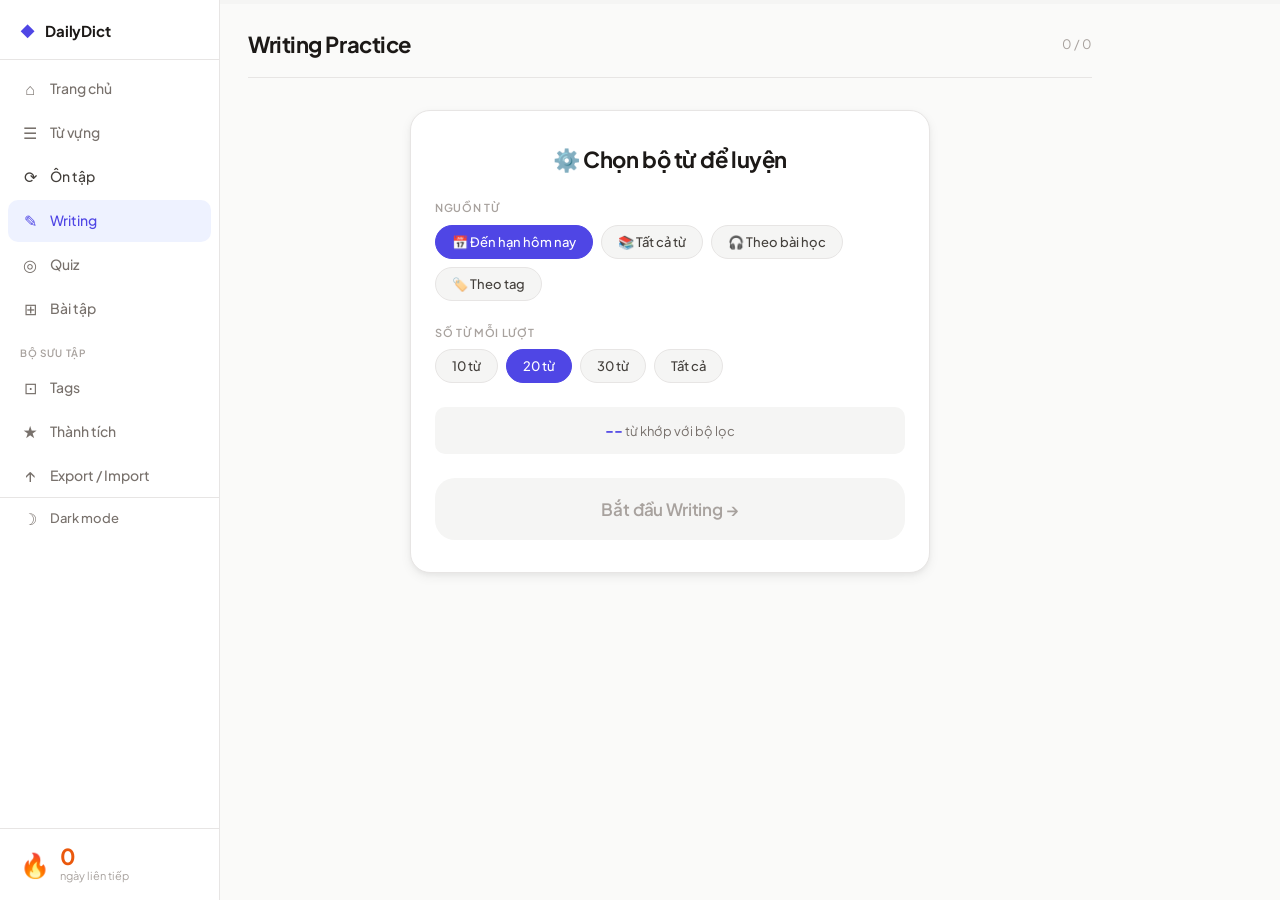
<file: extension/webapp/writing.html>
<!DOCTYPE html>
<html lang="vi">
<head>
  <meta charset="UTF-8">
  <meta name="viewport" content="width=device-width, initial-scale=1.0">
  <title>Writing Practice — DailyDict Vocab</title>
  <script>(function(){var t=localStorage.getItem("dd_theme")||(window.matchMedia("(prefers-color-scheme: dark)").matches?"dark":"light");if(t==="dark")document.documentElement.setAttribute("data-theme","dark");}());</script>
  <link rel="preconnect" href="https://fonts.googleapis.com">
  <link rel="preconnect" href="https://fonts.gstatic.com" crossorigin>
  <link href="https://fonts.googleapis.com/css2?family=Plus+Jakarta+Sans:wght@400;500;600;700&display=swap" rel="stylesheet">
  <link rel="stylesheet" href="style.css">
  <style>
    .wp-audio-btn {
      background: var(--c-primary-light);
      color: var(--c-primary);
      border: none;
      border-radius: var(--radius-md);
      padding: var(--space-2) var(--space-4);
      font-size: var(--text-sm);
      font-weight: var(--weight-semi);
      cursor: pointer;
      transition: all 0.15s;
      display: flex;
      align-items: center;
      gap: var(--space-2);
    }
    .wp-audio-btn:hover { background: #E0E7FF; transform: translateY(-1px); }

    .wp-check-btn {
      background: var(--c-primary);
      color: white;
      border: none;
      border-radius: var(--radius-md);
      padding: 0 var(--space-5);
      font-size: var(--text-sm);
      font-weight: var(--weight-semi);
      cursor: pointer;
      transition: all 0.15s;
    }
    .wp-check-btn:hover { background: #4338CA; }

    .wp-hint-btn {
      background: var(--c-surface);
      border: 1px solid var(--c-border);
      border-radius: var(--radius-sm);
      padding: var(--space-2) var(--space-3);
      font-size: var(--text-xs);
      color: var(--c-text-3);
      cursor: pointer;
      transition: all 0.15s;
    }
    .wp-hint-btn:hover { border-color: var(--c-primary); color: var(--c-primary); }

    .wp-feedback {
      padding: var(--space-3) var(--space-4);
      border-radius: var(--radius-md);
      font-size: var(--text-sm);
      font-weight: var(--weight-semi);
      text-align: center;
      width: 100%;
      max-width: 400px;
    }
    .wp-feedback.correct { background: var(--c-success-bg); color: var(--c-success); }
    .wp-feedback.wrong { background: var(--c-danger-bg); color: var(--c-danger); }
    .wp-feedback.hint { background: var(--c-primary-light); color: var(--c-primary); }

    .wp-result {
      display: none;
      flex-direction: column;
      align-items: center;
      padding: var(--space-12) var(--space-6);
      text-align: center;
      gap: var(--space-4);
    }
    .result-score { font-size: var(--text-2xl); font-weight: var(--weight-bold); color: var(--c-text-1); }
    .result-pct { font-size: var(--text-lg); color: var(--c-primary); font-weight: var(--weight-semi); }

    .wrong-row {
      display: flex;
      flex-direction: column;
      padding: var(--space-4);
      background: var(--c-danger-bg);
      border-radius: var(--radius-lg);
      margin-bottom: var(--space-3);
      text-align: left;
      border: 1px solid #FECACA;
    }
    .wrong-word { font-weight: var(--weight-bold); color: var(--c-danger); font-size: var(--text-base); }
    .wrong-vi { font-size: var(--text-sm); color: var(--c-text-3); margin-top: 2px; }
    .wrong-input { font-size: var(--text-xs); color: var(--c-text-4); font-style: italic; margin-top: var(--space-2); }
  </style>
</head>
<body>

<div class="app-shell">

  <aside class="sidebar" id="sidebar">
    <div class="sidebar-logo">
      <span class="sidebar-logo__icon">◆</span>
      <span class="sidebar-logo__name">DailyDict</span>
    </div>
    <nav class="sidebar-nav">
      <a href="index.html" class="nav-item" data-page="home"><i class="sidebar-nav__icon">⌂</i><span>Trang chủ</span></a>
      <a href="words.html" class="nav-item" data-page="words"><i class="sidebar-nav__icon">☰</i><span>Từ vựng</span><span class="nav-badge" id="nav-total-badge" style="display:none"></span></a>
      <a href="review.html" class="nav-item nav-item--primary" data-page="review"><i class="sidebar-nav__icon">⟳</i><span>Ôn tập</span><span class="nav-badge nav-badge--alert" id="nav-due-badge" style="display:none"></span></a>
      <a href="writing.html" class="nav-item" data-page="writing"><i class="sidebar-nav__icon">✎</i><span>Writing</span></a>
      <a href="quiz.html" class="nav-item" data-page="quiz"><i class="sidebar-nav__icon">◎</i><span>Quiz</span></a>
      <a href="exercise.html" class="nav-item" data-page="exercise"><i class="sidebar-nav__icon">⊞</i><span>Bài tập</span></a>
    </nav>
    <div class="sidebar-section-label">BỘ SƯU TẬP</div>
    <nav class="sidebar-nav">
      <a href="tags.html" class="nav-item" data-page="tags"><i class="sidebar-nav__icon">⊡</i><span>Tags</span></a>
      <a href="achievements.html" class="nav-item" data-page="achievements"><i class="sidebar-nav__icon">★</i><span>Thành tích</span><span class="nav-dot" id="nav-badge-dot" style="display:none"></span></a>
      <a href="export.html" class="nav-item" data-page="export"><i class="sidebar-nav__icon">↑</i><span>Export / Import</span></a>
    </nav>
    <button class="theme-toggle-btn" id="theme-toggle"><span id="theme-icon">☽</span><span id="theme-label">Dark mode</span></button>
    <div class="sidebar-streak" id="sidebar-streak">
      <span class="sidebar-streak__fire">🔥</span>
      <div>
        <div class="sidebar-streak__num" id="sidebar-streak-num">0</div>
        <div class="sidebar-streak__label">ngày liên tiếp</div>
      </div>
    </div>
  </aside>

  <div class="app-right">
    <div class="progress-container">
      <div id="wp-bar" class="progress-fill" style="width: 0%"></div>
    </div>
    <div class="mobile-topbar">
      <button class="mobile-menu-btn" id="mobile-menu-btn">☰</button>
      <span style="font-size:15px;font-weight:700;color:var(--c-text-1);">Writing Practice</span>
      <span></span>
    </div>
    <div class="sidebar-overlay" id="sidebar-overlay"></div>

    <main class="main-content">
      <div class="page-header">
        <h1 class="page-title">Writing Practice</h1>
        <span class="page-meta" id="wp-progress">0 / 0</span>
      </div>

      <!-- SETUP SCREEN -->
      <div id="writing-setup" class="setup-screen">
        <h2 class="setup-screen__title">⚙️ Chọn bộ từ để luyện</h2>

        <div class="setup-group">
          <label class="setup-label">Nguồn từ</label>
          <div class="setup-chips" id="setup-source-chips">
            <button class="setup-chip setup-chip--active" data-source="due">📅 Đến hạn hôm nay</button>
            <button class="setup-chip" data-source="all">📚 Tất cả từ</button>
            <button class="setup-chip" data-source="lesson">🎧 Theo bài học</button>
            <button class="setup-chip" data-source="tag">🏷️ Theo tag</button>
          </div>
        </div>

        <div class="setup-group" id="setup-lesson-group" style="display:none">
          <label class="setup-label">Chọn bài</label>
          <select class="setup-select" id="setup-lesson-select">
            <option value="">-- Chọn bài học --</option>
          </select>
        </div>

        <div class="setup-group" id="setup-tag-group" style="display:none">
          <label class="setup-label">Chọn tag</label>
          <select class="setup-select" id="setup-tag-select">
            <option value="">-- Chọn tag --</option>
          </select>
        </div>

        <div class="setup-group">
          <label class="setup-label">Số từ mỗi lượt</label>
          <div class="setup-chips" id="setup-size-chips">
            <button class="setup-chip" data-size="10">10 từ</button>
            <button class="setup-chip setup-chip--active" data-size="20">20 từ</button>
            <button class="setup-chip" data-size="30">30 từ</button>
            <button class="setup-chip" data-size="0">Tất cả</button>
          </div>
        </div>

        <div class="setup-preview" id="setup-preview">
          <span id="setup-preview-count">--</span> từ khớp với bộ lọc
        </div>

        <button class="cta-primary" id="btn-start-writing" style="justify-content:center;" disabled>
          <span class="cta-primary__label">Bắt đầu Writing →</span>
        </button>
      </div>

      <!-- GAME SCREEN -->
      <div id="writing-game" style="display:none">
        <div class="wp-card" id="wp-card">
          <div class="wp-hint-vi" id="wp-vi">...</div>
          <div class="flashcard-en" id="wp-en" style="display:none; text-align:center; max-width:360px;">...</div>

          <button class="wp-audio-btn" id="wp-audio-btn">
            <span>🔊</span>
            <span>Nghe phát âm</span>
          </button>

          <div class="wp-input-wrap">
            <input type="text" id="wp-input"
                   placeholder="Gõ từ tiếng Anh..."
                   autocomplete="off" autocorrect="off"
                   autocapitalize="off" spellcheck="false">
            <button class="wp-check-btn" id="wp-check-btn">Gửi</button>
          </div>

          <div id="wp-feedback" class="wp-feedback" style="display:none"></div>

          <div class="wp-hints-row" style="display: flex; gap: var(--space-2);">
            <button class="wp-hint-btn" id="btn-show-phonetic">💡 Xem phonetic</button>
            <button class="wp-hint-btn" id="btn-show-en">📖 Xem định nghĩa EN</button>
            <button class="wp-hint-btn" id="btn-skip">⏭ Bỏ qua</button>
          </div>
        </div>

        <!-- Result screen -->
        <div id="wp-result" class="wp-result">
          <div class="done-emoji" id="result-emoji">🎉</div>
          <h2 class="empty-state__title" id="result-title">Hoàn thành!</h2>
          <div class="result-score" id="result-score">0 / 0 đúng</div>
          <div class="result-pct" id="result-pct">0%</div>

          <div id="result-wrongs" class="result-wrongs" style="width: 100%; max-width: 480px; margin-top: var(--space-4);"></div>

          <div class="cta-section" style="width: 100%; max-width: 320px; margin-top: var(--space-4);">
            <button class="cta-primary" id="btn-continue-writing" style="display:none; justify-content:center; margin-bottom: 8px; background: var(--c-success);">
              <span class="cta-primary__label">Luyện tiếp →</span>
              <span class="cta-primary__badge" id="btn-continue-count"></span>
            </button>
            <button class="cta-primary" id="btn-retry-wrongs" style="justify-content:center;">
              <span class="cta-primary__label">🔄 Chọn bộ từ khác</span>
            </button>
            <a href="index.html" class="cta-secondary" style="text-decoration: none; justify-content: center;">
              ← Về Dashboard
            </a>
          </div>
        </div>
      </div>
    </main>
  </div>
</div>

<script src="../shared/storage.js"></script>
<script src="sidebar.js"></script>
<script src="writing.js"></script>
</body>
</html>
</file>
<file: extension/webapp/style.css>
/* REDESIGN UI/UX — DailyDict Vocab v1.1 */

:root {
  /* === PRIMARY — Từ Indigo flat sang Indigo có depth === */
  --c-primary:       #4F46E5;   /* Indigo 600 */
  --c-primary-light: #EEF2FF;   /* Indigo 50 */
  --c-primary-dim:   #818CF8;   /* Indigo 400 */

  /* === NEUTRALS — Warm gray === */
  --c-bg:            #FAFAF9;   /* Warm white */
  --c-surface:       #FFFFFF;   /* Card surface */
  --c-surface-2:     #F5F5F4;   /* Nested surface, input bg */
  --c-border:        #E7E5E4;   /* Warm gray border */
  --c-border-strong: #D6D3D1;   /* Hover border */

  /* === TEXT — 4 tầng rõ ràng === */
  --c-text-1: #1C1917;          /* Headings */
  --c-text-2: #44403C;          /* Body text */
  --c-text-3: #78716C;          /* Muted */
  --c-text-4: #A8A29E;          /* Placeholder, disabled */

  /* === SEMANTIC === */
  --c-success:       #16A34A;   /* Green 600 */
  --c-success-bg:    #F0FDF4;   /* Green 50 */
  --c-warning:       #D97706;   /* Amber 600 */
  --c-warning-bg:    #FFFBEB;   /* Amber 50 */
  --c-danger:        #DC2626;   /* Red 600 */
  --c-danger-bg:     #FEF2F2;   /* Red 50 */

  /* === ACCENT === */
  --c-streak:        #EA580C;   /* Orange 600 */
  --c-streak-bg:     #FFF7ED;   /* Orange 50 */
  --c-gold:          #CA8A04;   /* Yellow 600 */
  --c-gold-bg:       #FEFCE8;   /* Yellow 50 */

  /* === Typography === */
  --font-main: 'Plus Jakarta Sans', -apple-system, sans-serif;
  --text-xs:   11px;
  --text-sm:   13px;
  --text-base: 15px;
  --text-lg:   17px;
  --text-xl:   22px;
  --text-2xl:  28px;
  --text-3xl:  36px;
  --text-4xl:  48px;

  --leading-tight:  1.25;
  --leading-normal: 1.5;
  --leading-relaxed: 1.7;

  --weight-normal:  400;
  --weight-medium:  500;
  --weight-semi:    600;
  --weight-bold:    700;

  /* === Spacing === */
  --space-1:  4px;
  --space-2:  8px;
  --space-3:  12px;
  --space-4:  16px;
  --space-5:  20px;
  --space-6:  24px;
  --space-8:  32px;
  --space-10: 40px;
  --space-12: 48px;
  --space-16: 64px;

  /* Content width */
  --max-width: 720px;
  --content-pad: var(--space-5);

  /* === Border Radius === */
  --radius-sm:   6px;
  --radius-md:   10px;
  --radius-lg:   14px;
  --radius-xl:   20px;
  --radius-full: 9999px;

  /* === Shadow === */
  --shadow-sm:  0 1px 3px rgba(0,0,0,0.06), 0 1px 2px rgba(0,0,0,0.04);
  --shadow-md:  0 4px 12px rgba(0,0,0,0.06), 0 2px 4px rgba(0,0,0,0.04);
  --shadow-lg:  0 10px 30px rgba(0,0,0,0.08), 0 4px 8px rgba(0,0,0,0.04);
  --shadow-focus: 0 0 0 3px rgba(79, 70, 229, 0.15);

  /* === v1.2 Heatmap color scale === */
  --hm-0: #EEECEA;
  --hm-1: #C7D2FE;
  --hm-2: #818CF8;
  --hm-3: #4F46E5;
  --hm-4: #3730A3;
}

/* ══════════════════════════════════════════
   DARK MODE — override toàn bộ color tokens
   Trigger: <html data-theme="dark">
══════════════════════════════════════════ */
[data-theme="dark"] {
  --c-primary:       #818CF8;
  --c-primary-light: #1E1B4B;
  --c-primary-dim:   #6366F1;

  --c-bg:            #0C0A09;
  --c-surface:       #1C1917;
  --c-surface-2:     #292524;
  --c-border:        #44403C;
  --c-border-strong: #57534E;

  --c-text-1: #FAFAF9;
  --c-text-2: #D6D3D1;
  --c-text-3: #A8A29E;
  --c-text-4: #78716C;

  --c-success:       #4ADE80;
  --c-success-bg:    #052E16;
  --c-warning:       #FCD34D;
  --c-warning-bg:    #1C1101;
  --c-danger:        #F87171;
  --c-danger-bg:     #1C0202;

  --c-streak:        #FB923C;
  --c-streak-bg:     #1C0A01;
  --c-gold:          #FDE047;
  --c-gold-bg:       #1C1200;

  --hm-0: #1C1917;
  --hm-1: #1E1B4B;
  --hm-2: #3730A3;
  --hm-3: #4F46E5;
  --hm-4: #818CF8;
}

/* Transition mượt khi switch theme */
*, *::before, *::after {
  transition: background-color 0.2s ease, border-color 0.2s ease, color 0.15s ease;
}

/* Loại trừ các element không cần transition */
button, a, input, .word-chip, .rating-btn, .answer-chip {
  transition: background-color 0.15s, border-color 0.15s, color 0.15s, transform 0.1s;
}

/* ── Theme Toggle Button ── */
.theme-toggle-btn {
  display: flex;
  align-items: center;
  gap: 10px;
  padding: 10px 20px;
  background: none;
  border: none;
  border-top: 1px solid var(--c-border);
  cursor: pointer;
  font-size: 13px;
  font-weight: 500;
  color: var(--c-text-3);
  font-family: var(--font-main);
  width: 100%;
  text-align: left;
  transition: background 0.15s, color 0.15s;
  flex-shrink: 0;
}
.theme-toggle-btn:hover {
  background: var(--c-surface-2);
  color: var(--c-text-1);
}
#theme-icon {
  font-size: 16px;
  width: 20px;
  text-align: center;
}

/* Reset + Base */
* { box-sizing: border-box; margin: 0; padding: 0; }
body { 
  font-family: var(--font-main); 
  color: var(--c-text-2); 
  background: var(--c-bg); 
  line-height: var(--leading-normal);
  -webkit-font-smoothing: antialiased;
}

.container { 
  max-width: var(--max-width); 
  margin: 0 auto; 
  padding: var(--space-8) var(--content-pad); 
}

/* Staggered Reveal Animation */
.container > * {
  animation: fadeSlideUp 0.4s ease both;
}
.container > *:nth-child(1) { animation-delay: 0.05s; }
.container > *:nth-child(2) { animation-delay: 0.1s; }
.container > *:nth-child(3) { animation-delay: 0.15s; }
.container > *:nth-child(4) { animation-delay: 0.2s; }

@keyframes fadeSlideUp {
  from { opacity: 0; transform: translateY(8px); }
  to   { opacity: 1; transform: translateY(0); }
}

/* Header */
.app-header {
  background: var(--c-surface);
  border-bottom: 1px solid var(--c-border);
  position: sticky;
  top: 0;
  z-index: 100;
}

.header-inner {
  max-width: var(--max-width);
  margin: 0 auto;
  padding: var(--space-4) var(--space-5);
  display: flex;
  align-items: center;
  justify-content: space-between;
}

.header-brand {
  display: flex;
  align-items: center;
  gap: var(--space-2);
  text-decoration: none;
  color: var(--c-text-1);
}

.brand-icon {
  font-size: 18px;
  color: var(--c-primary);
  line-height: 1;
}

.brand-name {
  font-size: var(--text-base);
  font-weight: var(--weight-bold);
  letter-spacing: -0.01em;
  color: var(--c-text-1);
}

.nav-link {
  font-size: var(--text-sm);
  font-weight: var(--weight-medium);
  color: var(--c-text-3);
  text-decoration: none;
  padding: var(--space-2) var(--space-3);
  border-radius: var(--radius-md);
  transition: all 0.15s;
}

.nav-link:hover { color: var(--c-text-1); background: var(--c-surface-2); }

.nav-link--cta {
  background: var(--c-primary);
  color: white !important;
}
.nav-link--cta:hover { background: #4338CA; }

/* Section Heading */
.section-heading {
  font-size: var(--text-lg);
  font-weight: var(--weight-semi);
  color: var(--c-text-1);
  letter-spacing: -0.01em;
  margin-bottom: var(--space-4);
  padding-left: var(--space-3);
  border-left: 3px solid var(--c-primary);
}

/* Stats Layout */
.stats-layout {
  display: grid;
  grid-template-columns: 1fr 2fr;
  gap: var(--space-4);
  margin-bottom: var(--space-8);
}

@media (max-width: 560px) {
  .stats-layout { grid-template-columns: 1fr; }
}

.stat-hero {
  background: var(--c-streak-bg);
  border: 1px solid #FED7AA;
  border-radius: var(--radius-xl);
  padding: var(--space-6);
  display: flex;
  flex-direction: column;
  align-items: center;
  justify-content: center;
  text-align: center;
  gap: var(--space-1);
}

.stat-hero__icon  { font-size: 32px; line-height: 1; margin-bottom: var(--space-2); }
.stat-hero__number {
  font-size: 48px;
  font-weight: var(--weight-bold);
  color: var(--c-streak);
  line-height: 1;
  letter-spacing: -0.03em;
}
.stat-hero__label {
  font-size: var(--text-sm);
  color: var(--c-warning);
  font-weight: var(--weight-medium);
}

.stats-grid-3 {
  display: grid;
  grid-template-rows: repeat(3, 1fr);
  gap: var(--space-3);
}

.stat-item {
  background: var(--c-surface);
  border: 1px solid var(--c-border);
  border-radius: var(--radius-lg);
  padding: var(--space-4) var(--space-5);
  display: flex;
  align-items: center;
  justify-content: space-between;
  transition: border-color 0.15s;
}
.stat-item:hover { border-color: var(--c-border-strong); }

.stat-item__number {
  font-size: var(--text-2xl);
  font-weight: var(--weight-bold);
  color: var(--c-primary);
  letter-spacing: -0.02em;
  line-height: 1;
}

.stat-item__unit {
  font-size: var(--text-lg);
  font-weight: var(--weight-medium);
}

.stat-item__label {
  font-size: var(--text-sm);
  color: var(--c-text-3);
  font-weight: var(--weight-medium);
}

/* Bar Chart */
.chart-wrap {
  background: var(--c-surface);
  border: 1px solid var(--c-border);
  border-radius: var(--radius-xl);
  padding: var(--space-6);
  margin-bottom: var(--space-8);
}

.chart-bars {
  display: flex;
  align-items: flex-end;
  gap: var(--space-2);
  height: 100px;
  padding-top: var(--space-4);
}

.bar-item {
  display: flex;
  flex-direction: column;
  align-items: center;
  gap: var(--space-2);
  flex: 1;
}

.bar {
  width: 100%;
  background: var(--c-primary);
  border-radius: 4px 4px 0 0;
  min-height: 4px;
  transition: height 0.4s cubic-bezier(0.34, 1.56, 0.64, 1);
  opacity: 0.85;
  position: relative;
}

.bar.empty { opacity: 0.15; background: var(--c-border-strong); }
.bar:hover { opacity: 1; }

.bar-label {
  font-size: var(--text-xs);
  color: var(--c-text-4);
  font-weight: var(--weight-medium);
}

/* Word List Rows */
.word-list {
  display: flex;
  flex-direction: column;
  gap: var(--space-3);
  margin-bottom: var(--space-8);
}

.word-row {
  display: grid;
  grid-template-columns: 180px 1fr auto;
  align-items: center;
  gap: var(--space-4);
  padding: var(--space-4) var(--space-5);
  background: var(--c-surface);
  border: 1px solid var(--c-border);
  border-radius: var(--radius-lg);
  transition: all 0.15s;
  cursor: pointer;
}

.word-row:hover {
  border-color: var(--c-primary);
  box-shadow: var(--shadow-sm);
  transform: translateY(-1px);
}

.word-row__main { display: flex; align-items: baseline; gap: var(--space-2); }
.word-row__word {
  font-size: var(--text-base);
  font-weight: var(--weight-semi);
  color: var(--c-text-1);
  letter-spacing: -0.01em;
}
.word-row__phonetic {
  font-size: var(--text-xs);
  color: var(--c-text-4);
  font-style: italic;
}

.word-row__vi {
  font-size: var(--text-sm);
  color: var(--c-text-2);
}

.word-row__actions {
  display: flex;
  align-items: center;
  gap: var(--space-3);
}

.delete-btn {
  opacity: 0;
  background: none;
  border: none;
  cursor: pointer;
  color: var(--c-text-4);
  padding: var(--space-1);
  border-radius: var(--radius-sm);
  display: flex;
  align-items: center;
  transition: all 0.15s;
}
.word-row:hover .delete-btn { opacity: 1; }
.delete-btn:hover { color: var(--c-danger); background: var(--c-danger-bg); }

/* Status Pills */
.status-pill {
  font-size: var(--text-xs);
  font-weight: var(--weight-semi);
  padding: 3px 10px;
  border-radius: var(--radius-full);
  white-space: nowrap;
  border: 1px solid transparent;
}

.status-pill--new     { background: var(--c-primary-light); color: var(--c-primary); }
.status-pill--review  { background: var(--c-success-bg);    color: var(--c-success); border-color: #BBF7D0; }
.status-pill--hard    { background: var(--c-warning-bg);    color: var(--c-warning); border-color: #FDE68A; }
.status-pill--again   { background: var(--c-danger-bg);     color: var(--c-danger);  border-color: #FECACA; }
.status-pill--easy    { background: var(--c-gold-bg);       color: var(--c-gold);    border-color: #FEF08A; }

/* Dictionary entries in Tooltip & Detail */
.dd-dict {
  font-size: var(--text-xs);
  color: var(--c-text-3);
  margin-top: var(--space-2);
  line-height: var(--leading-relaxed);
}
.dd-dict i {
  color: var(--c-primary);
  font-weight: 600;
  font-style: normal;
  margin-right: 4px;
}

/* CTA Section */
.cta-section { display: flex; flex-direction: column; gap: var(--space-3); margin-top: var(--space-6); }

.cta-primary {
  width: 100%;
  background: var(--c-primary);
  color: white;
  border: none;
  border-radius: var(--radius-xl);
  padding: var(--space-5) var(--space-6);
  display: flex;
  align-items: center;
  justify-content: space-between;
  cursor: pointer;
  transition: all 0.2s;
  box-shadow: 0 4px 14px rgba(79, 70, 229, 0.3);
  font-family: var(--font-main);
}

.cta-primary:hover:not(:disabled) {
  background: #4338CA;
  transform: translateY(-2px);
  box-shadow: 0 6px 20px rgba(79, 70, 229, 0.4);
}

.cta-primary:active:not(:disabled) { transform: translateY(0) scale(0.99); }

.cta-primary:disabled {
  background: var(--c-surface-2);
  color: var(--c-text-4);
  box-shadow: none;
  cursor: not-allowed;
}

.cta-primary__label {
  font-size: var(--text-lg);
  font-weight: var(--weight-semi);
  letter-spacing: -0.01em;
}

.cta-primary__badge {
  background: rgba(255,255,255,0.2);
  font-size: var(--text-sm);
  font-weight: var(--weight-medium);
  padding: var(--space-1) var(--space-3);
  border-radius: var(--radius-full);
}

.cta-secondary-row {
  display: grid;
  grid-template-columns: repeat(3, 1fr);
  gap: var(--space-3);
}

.cta-secondary {
  background: var(--c-surface);
  border: 1px solid var(--c-border);
  border-radius: var(--radius-lg);
  padding: var(--space-4);
  display: flex;
  align-items: center;
  justify-content: space-center;
  gap: var(--space-2);
  font-size: var(--text-sm);
  font-weight: var(--weight-medium);
  color: var(--c-text-2);
  cursor: pointer;
  text-decoration: none;
  transition: all 0.15s;
}

.cta-secondary:hover {
  border-color: var(--c-primary);
  color: var(--c-primary);
  background: var(--c-primary-light);
}

.cta-secondary:active { transform: scale(0.98); }

/* Flashcard */
.card-container { display: flex; justify-content: center; padding: var(--space-10) 0; }

.flashcard {
  background: var(--c-surface);
  border: 1px solid var(--c-border);
  border-radius: var(--radius-xl);
  padding: var(--space-12) var(--space-8);
  text-align: center;
  min-height: 280px;
  width: 100%;
  max-width: 520px;
  display: flex;
  flex-direction: column;
  align-items: center;
  justify-content: center;
  cursor: pointer;
  transition: all 0.2s;
  box-shadow: var(--shadow-md);
  background-image: radial-gradient(circle at 1px 1px, var(--c-border) 1px, transparent 0);
  background-size: 28px 28px;
}

.flashcard:hover {
  box-shadow: var(--shadow-lg);
  transform: translateY(-2px);
}

.flashcard-word {
  font-size: var(--text-4xl);
  font-weight: var(--weight-bold);
  color: var(--c-text-1);
  letter-spacing: -0.03em;
  line-height: var(--leading-tight);
  margin-bottom: var(--space-3);
}

.flashcard-phonetic {
  font-size: var(--text-base);
  color: var(--c-text-4);
  font-style: italic;
}

.flashcard-vi {
  font-size: var(--text-2xl);
  font-weight: var(--weight-bold);
  color: var(--c-primary);
  letter-spacing: -0.02em;
  margin-bottom: var(--space-3);
}

.flashcard-en {
  font-size: var(--text-base);
  color: var(--c-text-3);
  line-height: var(--leading-relaxed);
  max-width: 400px;
}

.flashcard-example {
  font-size: var(--text-sm);
  color: var(--c-text-4);
  font-style: italic;
  margin-top: var(--space-6);
  padding-top: var(--space-4);
  border-top: 1px solid var(--c-border);
  line-height: var(--leading-relaxed);
  width: 100%;
}

.flashcard-hint {
  font-size: var(--text-xs);
  color: var(--c-text-4);
  margin-top: var(--space-8);
  display: flex;
  align-items: center;
  gap: var(--space-1);
  padding: var(--space-1) var(--space-3);
  border: 1px solid var(--c-border);
  border-radius: var(--radius-full);
}

/* Rating Buttons */
.rating-row {
  display: grid;
  grid-template-columns: repeat(4, 1fr);
  gap: var(--space-3);
  max-width: 520px;
  margin: 0 auto var(--space-10);
  padding: 0 var(--space-5);
}

.rating-btn {
  display: flex;
  flex-direction: column;
  align-items: center;
  gap: var(--space-1);
  padding: var(--space-4) var(--space-2);
  border-radius: var(--radius-lg);
  border: 2px solid transparent;
  cursor: pointer;
  transition: all 0.15s;
  font-family: var(--font-main);
  background: var(--c-surface);
}

.rating-btn:hover { transform: translateY(-2px); }
.rating-btn:active { transform: translateY(0) scale(0.97); }

.rating-btn__label {
  font-size: var(--text-sm);
  font-weight: var(--weight-semi);
}

.rating-btn__sublabel {
  font-size: var(--text-xs);
  opacity: 0.7;
  font-weight: var(--weight-normal);
}

.rating-again { background: var(--c-danger-bg); border-color: #FECACA; color: var(--c-danger); }
.rating-again:hover { background: #FEE2E2; border-color: var(--c-danger); }

.rating-hard { background: var(--c-warning-bg); border-color: #FDE68A; color: var(--c-warning); }
.rating-hard:hover { background: #FEF3C7; border-color: var(--c-warning); }

.rating-good { background: var(--c-success-bg); border-color: #BBF7D0; color: var(--c-success); }
.rating-good:hover { background: #D1FAE5; border-color: var(--c-success); }

.rating-easy { background: var(--c-gold-bg); border-color: #FEF08A; color: var(--c-gold); }
.rating-easy:hover { background: #FEFCE8; border-color: var(--c-gold); }

/* Progress Bar */
.progress-container {
  height: 4px;
  background: var(--c-surface-2);
  position: sticky; top: 0; z-index: 100;
}

.progress-fill {
  height: 100%;
  background: var(--c-primary);
  transition: width 0.4s cubic-bezier(0.4, 0, 0.2, 1);
}

/* Search Input */
.search-wrap {
  position: relative;
  margin-bottom: var(--space-6);
}

.search-icon {
  position: absolute;
  left: var(--space-4);
  top: 50%;
  transform: translateY(-50%);
  color: var(--c-text-4);
  pointer-events: none;
}

.search-input {
  width: 100%;
  padding: var(--space-3) var(--space-4) var(--space-3) calc(var(--space-4) + 24px);
  background: var(--c-surface);
  border: 1.5px solid var(--c-border);
  border-radius: var(--radius-xl);
  font-size: var(--text-base);
  font-family: var(--font-main);
  color: var(--c-text-1);
  outline: none;
  transition: all 0.15s;
}

.search-input::placeholder { color: var(--c-text-4); }
.search-input:focus {
  border-color: var(--c-primary);
  box-shadow: var(--shadow-focus);
}

/* Empty State */
.empty-state {
  display: flex;
  flex-direction: column;
  align-items: center;
  text-align: center;
  padding: var(--space-12) var(--space-6);
  gap: var(--space-3);
}

.empty-state__circle {
  width: 80px;
  height: 80px;
  background: var(--c-primary-light);
  border-radius: 50%;
  display: flex;
  align-items: center;
  justify-content: center;
  margin-bottom: var(--space-2);
}

.empty-state__icon    { font-size: 36px; line-height: 1; }
.empty-state__title   { font-size: var(--text-xl); font-weight: var(--weight-semi); color: var(--c-text-1); }
.empty-state__desc    { font-size: var(--text-sm); color: var(--c-text-3); max-width: 300px; line-height: var(--leading-relaxed); }

.empty-state__cta {
  margin-top: var(--space-2);
  font-size: var(--text-sm);
  font-weight: var(--weight-medium);
  color: var(--c-primary);
  text-decoration: none;
  padding: var(--space-2) var(--space-4);
  border: 1.5px solid var(--c-primary);
  border-radius: var(--radius-md);
  transition: all 0.15s;
}
.empty-state__cta:hover { background: var(--c-primary-light); }

/* Done screen */
.done-screen {
  display: none;
  flex-direction: column;
  align-items: center;
  justify-content: center;
  padding: var(--space-16) var(--space-6);
  text-align: center;
}

.done-emoji { font-size: 64px; margin-bottom: var(--space-6); }

/* Writing Practice Redesign */
.wp-card {
  background: var(--c-surface);
  border: 1px solid var(--c-border);
  border-radius: var(--radius-xl);
  padding: var(--space-10) var(--space-6);
  max-width: 520px;
  margin: var(--space-6) auto;
  display: flex;
  flex-direction: column;
  align-items: center;
  gap: var(--space-5);
  box-shadow: var(--shadow-md);
}

.wp-hint-vi {
  font-size: var(--text-2xl);
  font-weight: var(--weight-bold);
  color: var(--c-primary);
  text-align: center;
}

.wp-input-wrap {
  display: flex;
  gap: var(--space-2);
  width: 100%;
  max-width: 400px;
}

#wp-input {
  flex: 1;
  padding: var(--space-3) var(--space-4);
  border: 2px solid var(--c-border);
  border-radius: var(--radius-md);
  font-size: var(--text-lg);
  font-family: var(--font-main);
  outline: none;
  text-align: center;
  transition: all 0.15s;
}

#wp-input:focus { border-color: var(--c-primary); }
#wp-input.correct { border-color: var(--c-success); background: var(--c-success-bg); }
#wp-input.wrong { border-color: var(--c-danger); background: var(--c-danger-bg); animation: wp-shake .3s ease; }

@keyframes wp-shake {
  0%,100%{transform:translateX(0)}
  25%{transform:translateX(-6px)}
  75%{transform:translateX(6px)}
}

/* Quiz Mode Redesign */
.quiz-card {
  background: var(--c-surface);
  border: 1px solid var(--c-border);
  border-radius: var(--radius-xl);
  padding: var(--space-10) var(--space-6);
  text-align: center;
  margin: var(--space-6) auto;
  max-width: 520px;
  box-shadow: var(--shadow-md);
}

.quiz-word {
  font-size: var(--text-3xl);
  font-weight: var(--weight-bold);
  color: var(--c-text-1);
  margin-bottom: var(--space-2);
}

.quiz-choices {
  display: grid;
  grid-template-columns: 1fr 1fr;
  gap: var(--space-3);
  max-width: 520px;
  margin: 0 auto var(--space-10);
  padding: 0 var(--space-5);
}

.quiz-choice {
  background: var(--c-surface);
  border: 1.5px solid var(--c-border);
  border-radius: var(--radius-lg);
  padding: var(--space-4);
  font-size: var(--text-sm);
  line-height: var(--leading-normal);
  font-family: inherit;
  cursor: pointer;
  text-align: left;
  transition: all 0.15s;
  min-height: 72px;
  display: flex;
  align-items: center;
  font-weight: var(--weight-medium);
  color: var(--c-text-2);
}

.quiz-choice:hover:not(:disabled) {
  border-color: var(--c-primary);
  background: var(--c-primary-light);
  color: var(--c-primary);
}

.quiz-choice.choice-correct {
  border-color: var(--c-success);
  background: var(--c-success-bg);
  color: var(--c-success);
  font-weight: var(--weight-bold);
}

.quiz-choice.choice-wrong {
  border-color: var(--c-danger);
  background: var(--c-danger-bg);
  color: var(--c-danger);
}

@media (max-width: 600px) {
  .quiz-choices { grid-template-columns: 1fr; }
  .cta-secondary-row { grid-template-columns: 1fr; }
  .word-row {
    grid-template-columns: 1fr auto;
    grid-template-rows: auto auto;
    gap: var(--space-2);
  }
  .word-row__vi { grid-column: 1 / -1; }
}

/* === v1.2 SPECIFIC STYLES === */

/* Goal Ring */
.goal-ring-wrap {
  display: flex;
  align-items: center;
  gap: var(--space-4);
  background: var(--c-surface);
  border: 1px solid var(--c-border);
  border-radius: var(--radius-xl);
  padding: var(--space-5) var(--space-6);
  margin-bottom: var(--space-5);
  transition: all 0.3s ease;
}

.goal-ring { flex-shrink: 0; }
.ring-track    { stroke: var(--c-surface-2); fill: none; }
.ring-progress { 
  stroke: var(--c-primary); 
  fill: none; 
  transition: stroke-dashoffset 0.8s cubic-bezier(0.34, 1.56, 0.64, 1), stroke 0.3s;
}

.ring-num {
  font-family: var(--font-main);
  font-size: 20px;
  font-weight: 800;
  fill: var(--c-text-1);
  letter-spacing: -0.03em;
}

.ring-label {
  font-family: var(--font-main);
  font-size: 11px;
  font-weight: 500;
  fill: var(--c-text-4);
}

.goal-ring-meta { display: flex; flex-direction: column; gap: var(--space-1); }
.goal-ring-title {
  font-size: var(--text-sm);
  font-weight: var(--weight-semi);
  color: var(--c-text-1);
}

.goal-edit-btn {
  font-size: var(--text-xs);
  color: var(--c-primary);
  background: none;
  border: none;
  cursor: pointer;
  padding: 0;
  font-family: var(--font-main);
  font-weight: var(--weight-medium);
  text-align: left;
}
.goal-edit-btn:hover { text-decoration: underline; }

.goal-ring-wrap.goal-achieved {
  background: var(--c-success-bg);
  border-color: #BBF7D0;
}

/* Goal Setter */
.goal-setter {
  background: var(--c-surface);
  border: 1.5px solid var(--c-primary);
  border-radius: var(--radius-xl);
  padding: var(--space-5);
  margin-bottom: var(--space-5);
  animation: fadeSlideUp 0.2s ease;
}

.goal-setter__label {
  font-size: var(--text-sm);
  color: var(--c-text-2);
  margin-bottom: var(--space-3);
  font-weight: var(--weight-medium);
}

.goal-options {
  display: flex;
  gap: var(--space-2);
  margin-bottom: var(--space-4);
  flex-wrap: wrap;
}

.goal-opt {
  padding: var(--space-2) var(--space-4);
  border-radius: var(--radius-md);
  border: 1.5px solid var(--c-border);
  background: var(--c-surface-2);
  font-size: var(--text-sm);
  font-weight: var(--weight-semi);
  cursor: pointer;
  transition: all 0.15s;
  font-family: var(--font-main);
  color: var(--c-text-2);
}

.goal-opt:hover, .goal-opt.active {
  border-color: var(--c-primary);
  background: var(--c-primary-light);
  color: var(--c-primary);
}

.goal-custom-row { display: flex; gap: var(--space-2); }
.goal-custom-input {
  flex: 1;
  padding: var(--space-2) var(--space-3);
  border: 1.5px solid var(--c-border);
  border-radius: var(--radius-md);
  font-size: var(--text-sm);
  font-family: var(--font-main);
  outline: none;
}
.goal-custom-input:focus { border-color: var(--c-primary); }

.goal-save-btn {
  background: var(--c-primary);
  color: white;
  border: none;
  border-radius: var(--radius-md);
  padding: var(--space-2) var(--space-4);
  font-size: var(--text-sm);
  font-weight: var(--weight-semi);
  cursor: pointer;
  font-family: var(--font-main);
}

/* Heatmap Section */
.heatmap-section {
  background: var(--c-surface);
  border: 1px solid var(--c-border);
  border-radius: var(--radius-xl);
  padding: var(--space-6);
  margin-bottom: var(--space-8);
  overflow: hidden;
}

.section-header {
  display: flex;
  justify-content: space-between;
  align-items: center;
  margin-bottom: var(--space-4);
}

.heatmap-total {
  font-size: var(--text-sm);
  color: var(--c-text-3);
  font-weight: var(--weight-medium);
}

.heatmap-wrap {
  overflow-x: auto;
  padding-bottom: var(--space-2);
  -webkit-overflow-scrolling: touch;
}

.heatmap-legend {
  display: flex;
  align-items: center;
  gap: var(--space-2);
  margin-top: var(--space-3);
  justify-content: flex-end;
}

.legend-label { font-size: var(--text-xs); color: var(--c-text-4); }
.legend-cells { display: flex; gap: 2px; }
.legend-cell { width: 11px; height: 11px; border-radius: 2px; }

.heatmap-wrap rect:hover { opacity: 0.8; }

/* Streak Warning */
.streak-warning {
  background: linear-gradient(135deg, #FFF7ED, #FFEDD5);
  border: 1.5px solid #FED7AA;
  border-radius: var(--radius-lg);
  padding: var(--space-4) var(--space-5);
  display: flex;
  align-items: center;
  gap: var(--space-4);
  margin-bottom: var(--space-5);
  animation: fadeSlideUp 0.3s ease;
}

.streak-warning__icon { font-size: 24px; flex-shrink: 0; }
.streak-warning__text { flex: 1; display: flex; flex-direction: column; gap: 2px; }
.streak-warning__text strong { font-size: var(--text-sm); font-weight: var(--weight-semi); color: #92400E; }
.streak-warning__text span { font-size: var(--text-xs); color: #B45309; }
.streak-warning__cta {
  font-size: var(--text-sm);
  font-weight: var(--weight-semi);
  color: white;
  background: var(--c-streak);
  padding: var(--space-2) var(--space-4);
  border-radius: var(--radius-md);
  text-decoration: none;
  white-space: nowrap;
  transition: background 0.15s;
}
.streak-warning__cta:hover { background: #C2410C; }

/* Milestone Toast */
.milestone-toast {
  position: fixed;
  bottom: var(--space-6);
  left: 50%;
  transform: translateX(-50%);
  z-index: 9999;
  animation: toastSlideUp 0.4s cubic-bezier(0.34, 1.56, 0.64, 1);
  width: min(400px, calc(100vw - 32px));
  pointer-events: none;
}

.milestone-toast__inner {
  pointer-events: auto;
  background: var(--c-text-1);
  color: white;
  border-radius: var(--radius-xl);
  padding: var(--space-4) var(--space-5);
  display: flex;
  align-items: center;
  gap: var(--space-4);
  box-shadow: var(--shadow-lg);
}

@keyframes toastSlideUp {
  from { opacity: 0; transform: translateX(-50%) translateY(20px) scale(0.95); }
  to   { opacity: 1; transform: translateX(-50%) translateY(0)    scale(1); }
}

.milestone-toast__emoji { font-size: 32px; flex-shrink: 0; }
.milestone-toast__title { font-size: var(--text-base); font-weight: var(--weight-bold); }
.milestone-toast__sub   { font-size: var(--text-sm); opacity: 0.7; margin-top: 2px; }
.milestone-toast__close {
  background: rgba(255,255,255,0.15);
  border: none;
  color: white;
  width: 24px; height: 24px;
  border-radius: 50%;
  cursor: pointer;
  font-size: 14px;
  display: flex; align-items: center; justify-content: center;
  margin-left: auto;
  flex-shrink: 0;
}

/* Badges Achievements */
.badge-filters { display: flex; gap: var(--space-2); margin-bottom: var(--space-6); flex-wrap: wrap; }
.badge-filter {
  padding: var(--space-2) var(--space-4);
  border-radius: var(--radius-full);
  border: 1.5px solid var(--c-border);
  background: var(--c-surface);
  font-size: var(--text-sm);
  font-weight: var(--weight-medium);
  cursor: pointer;
  color: var(--c-text-3);
  font-family: var(--font-main);
  transition: all 0.15s;
}
.badge-filter.active, .badge-filter:hover {
  border-color: var(--c-primary);
  color: var(--c-primary);
  background: var(--c-primary-light);
}

.badge-grid {
  display: grid;
  grid-template-columns: repeat(auto-fill, minmax(140px, 1fr));
  gap: var(--space-4);
}

.badge-card {
  display: flex;
  flex-direction: column;
  align-items: center;
  text-align: center;
  padding: var(--space-5) var(--space-4);
  border-radius: var(--radius-xl);
  border: 1.5px solid var(--c-border);
  gap: var(--space-2);
  transition: all 0.2s;
  background: var(--c-surface);
}

.badge-card--unlocked:hover {
  transform: translateY(-3px);
  box-shadow: var(--shadow-md);
  border-color: var(--c-primary);
}

.badge-card--locked { background: var(--c-surface-2); opacity: 0.5; }
.badge-card__emoji  { font-size: 36px; line-height: 1; }
.badge-card__name   { font-size: var(--text-sm); font-weight: var(--weight-semi); color: var(--c-text-1); }
.badge-card__desc   { font-size: var(--text-xs); color: var(--c-text-3); line-height: var(--leading-normal); }
.badge-card__date   { font-size: var(--text-xs); color: var(--c-text-4); margin-top: auto; }

.nav-link--has-new { position: relative; }
.nav-link--has-new::after {
  content: '';
  position: absolute;
  top: 4px; right: 4px;
  width: 8px; height: 8px;
  background: var(--c-danger);
  border-radius: 50%;
  border: 1.5px solid white;
}

@media (max-width: 600px) {
  .heatmap-wrap::after {
    content: '→ cuộn ngang để xem';
    display: block;
    font-size: var(--text-xs);
    color: var(--c-text-4);
    margin-top: var(--space-2);
    text-align: center;
  }
}

/* ===== TAGS PAGE ===== */

/* Form tạo/sửa tag */
.tag-form {
  background: var(--c-surface);
  border: 1.5px solid var(--c-primary);
  border-radius: var(--radius-xl);
  padding: var(--space-6);
  margin-bottom: var(--space-6);
  display: flex;
  flex-direction: column;
  gap: var(--space-4);
  animation: fadeSlideUp 0.2s ease;
  box-shadow: var(--shadow-sm);
}

.tag-form__input {
  width: 100%;
  padding: var(--space-3) var(--space-4);
  border: 1.5px solid var(--c-border);
  border-radius: var(--radius-md);
  font-size: var(--text-base);
  font-family: var(--font-main);
  color: var(--c-text-1);
  background: var(--c-surface);
  outline: none;
  transition: all 0.15s;
}
.tag-form__input:focus {
  border-color: var(--c-primary);
  box-shadow: var(--shadow-focus);
}
.tag-form__input::placeholder { color: var(--c-text-4); }

.tag-form__colors {
  display: flex;
  gap: var(--space-2);
  flex-wrap: wrap;
  align-items: center;
}

/* Mỗi ô màu trong color picker */
.tag-color-swatch {
  width: 28px;
  height: 28px;
  border-radius: 50%;
  border: 2px solid transparent;
  cursor: pointer;
  transition: all 0.15s;
  outline: none;
}
.tag-color-swatch:hover { transform: scale(1.15); }
.tag-color-swatch.selected {
  border-color: var(--c-text-1);
  transform: scale(1.15);
  box-shadow: 0 0 0 2px white, 0 0 0 4px var(--c-text-1);
}

.tag-form__actions {
  display: flex;
  gap: var(--space-3);
  align-items: center;
}

/* Danh sách tag */
.tag-list {
  display: flex;
  flex-direction: column;
  gap: var(--space-3);
}

.tag-item {
  display: flex;
  align-items: center;
  gap: var(--space-4);
  padding: var(--space-4) var(--space-5);
  background: var(--c-surface);
  border: 1px solid var(--c-border);
  border-radius: var(--radius-lg);
  transition: all 0.15s;
  box-shadow: var(--shadow-sm);
}
.tag-item:hover {
  border-color: var(--c-border-strong);
  transform: translateY(-1px);
  box-shadow: var(--shadow-md);
}

/* Chấm màu của tag */
.tag-item__dot {
  width: 14px;
  height: 14px;
  border-radius: 50%;
  flex-shrink: 0;
}

.tag-item__name {
  font-size: var(--text-base);
  font-weight: var(--weight-semi);
  color: var(--c-text-1);
  flex: 1;
  letter-spacing: -0.01em;
}

.tag-item__count {
  font-size: var(--text-sm);
  color: var(--c-text-4);
  font-weight: var(--weight-medium);
  background: var(--c-surface-2);
  padding: 2px 10px;
  border-radius: var(--radius-full);
}

.tag-item__actions {
  display: flex;
  gap: var(--space-2);
  opacity: 0;
  transition: opacity 0.15s;
}
.tag-item:hover .tag-item__actions { opacity: 1; }

/* Nút Sửa / Xoá trong tag item */
.tag-item__btn {
  background: var(--c-surface-2);
  border: 1px solid var(--c-border);
  border-radius: var(--radius-sm);
  padding: var(--space-1) var(--space-3);
  font-size: var(--text-xs);
  font-weight: var(--weight-semi);
  color: var(--c-text-3);
  cursor: pointer;
  font-family: var(--font-main);
  transition: all 0.15s;
}
.tag-item__btn:hover {
  border-color: var(--c-primary);
  color: var(--c-primary);
  background: var(--c-primary-light);
}
.tag-item__btn--danger:hover {
  border-color: var(--c-danger);
  color: var(--c-danger);
  background: var(--c-danger-bg);
}

/* Empty state riêng cho tags */
.tag-list-empty {
  text-align: center;
  padding: var(--space-12) var(--space-6);
  color: var(--c-text-4);
  font-size: var(--text-sm);
  line-height: var(--leading-relaxed);
}

/* ===== EXPORT / IMPORT PAGE ===== */

/* Radio options chọn scope xuất */
.scope-options {
  display: flex;
  gap: var(--space-3);
  margin-bottom: var(--space-6);
  flex-wrap: wrap;
}

.scope-opt {
  display: flex;
  align-items: center;
  gap: var(--space-2);
  padding: var(--space-3) var(--space-4);
  background: var(--c-surface);
  border: 1.5px solid var(--c-border);
  border-radius: var(--radius-lg);
  cursor: pointer;
  transition: all 0.15s;
  font-size: var(--text-sm);
  font-weight: var(--weight-medium);
  color: var(--c-text-2);
}
.scope-opt:has(input:checked) {
  border-color: var(--c-primary);
  background: var(--c-primary-light);
  color: var(--c-primary);
}
.scope-opt:hover { border-color: var(--c-border-strong); }
.scope-opt input[type="radio"] { accent-color: var(--c-primary); }

.scope-opt__label { font-weight: var(--weight-medium); }
.scope-opt__count {
  font-size: var(--text-xs);
  color: var(--c-text-4);
  background: var(--c-surface-2);
  padding: 2px 8px;
  border-radius: var(--radius-full);
  font-weight: var(--weight-semi);
}
.scope-opt:has(input:checked) .scope-opt__count {
  background: rgba(79, 70, 229, 0.12);
  color: var(--c-primary);
}

/* Grid các card định dạng export */
.export-cards {
  display: flex;
  flex-direction: column;
  gap: var(--space-3);
  margin-bottom: var(--space-8);
}

.export-card {
  display: flex;
  align-items: center;
  gap: var(--space-5);
  padding: var(--space-5) var(--space-6);
  background: var(--c-surface);
  border: 1px solid var(--c-border);
  border-radius: var(--radius-xl);
  transition: all 0.15s;
  box-shadow: var(--shadow-sm);
}
.export-card:hover {
  border-color: var(--c-border-strong);
  box-shadow: var(--shadow-md);
  transform: translateY(-1px);
}

.export-card__icon {
  font-size: 32px;
  line-height: 1;
  flex-shrink: 0;
  width: 48px;
  text-align: center;
}

.export-card__content { flex: 1; }

.export-card__title {
  font-size: var(--text-base);
  font-weight: var(--weight-bold);
  color: var(--c-text-1);
  letter-spacing: -0.01em;
  margin-bottom: var(--space-1);
}

.export-card__desc {
  font-size: var(--text-sm);
  color: var(--c-text-3);
  line-height: var(--leading-relaxed);
  margin-bottom: var(--space-2);
}

.export-card__meta {
  display: flex;
  gap: var(--space-2);
  flex-wrap: wrap;
}

/* Badge nhỏ mô tả tính năng của format */
.export-tag {
  font-size: var(--text-xs);
  font-weight: var(--weight-semi);
  padding: 2px 10px;
  border-radius: var(--radius-full);
  background: var(--c-primary-light);
  color: var(--c-primary);
  border: 1px solid #C7D2FE;
}

/* Nút tải xuống trong export card */
.export-btn {
  background: var(--c-primary);
  color: white;
  border: none;
  border-radius: var(--radius-md);
  padding: var(--space-3) var(--space-5);
  font-size: var(--text-sm);
  font-weight: var(--weight-semi);
  cursor: pointer;
  font-family: var(--font-main);
  white-space: nowrap;
  flex-shrink: 0;
  transition: all 0.15s;
  box-shadow: 0 2px 8px rgba(79, 70, 229, 0.25);
}
.export-btn:hover {
  background: #4338CA;
  transform: translateY(-1px);
  box-shadow: 0 4px 12px rgba(79, 70, 229, 0.35);
}
.export-btn:active { transform: translateY(0); }

/* Khu vực kéo thả import */
.import-drop {
  border: 2px dashed var(--c-border);
  border-radius: var(--radius-xl);
  padding: var(--space-12) var(--space-6);
  text-align: center;
  cursor: pointer;
  transition: all 0.2s;
  background: var(--c-surface);
  margin-bottom: var(--space-4);
}
.import-drop:hover,
.import-drop.dragover {
  border-color: var(--c-primary);
  background: var(--c-primary-light);
}

.import-drop__inner {
  display: flex;
  flex-direction: column;
  align-items: center;
  gap: var(--space-3);
}

.import-drop__icon { font-size: 48px; line-height: 1; }

.import-drop__title {
  font-size: var(--text-lg);
  font-weight: var(--weight-semi);
  color: var(--c-text-1);
}

.import-drop__sub {
  font-size: var(--text-sm);
  color: var(--c-text-4);
}

/* Nút "Chọn file từ máy tính" */
.import-browse-btn {
  display: inline-block;
  background: var(--c-primary);
  color: white;
  border: none;
  border-radius: var(--radius-md);
  padding: var(--space-3) var(--space-6);
  font-size: var(--text-sm);
  font-weight: var(--weight-semi);
  cursor: pointer;
  font-family: var(--font-main);
  transition: all 0.15s;
  box-shadow: 0 2px 8px rgba(79, 70, 229, 0.25);
}
.import-browse-btn:hover {
  background: #4338CA;
  transform: translateY(-1px);
}

.import-drop__hint {
  font-size: var(--text-xs);
  color: var(--c-text-4);
}

/* Preview trước khi import */
.import-preview {
  background: var(--c-surface);
  border: 1px solid var(--c-border);
  border-radius: var(--radius-xl);
  padding: var(--space-5) var(--space-6);
  margin-bottom: var(--space-4);
  box-shadow: var(--shadow-sm);
}

.import-preview__header {
  display: flex;
  align-items: center;
  justify-content: space-between;
  gap: var(--space-4);
  margin-bottom: var(--space-4);
  padding-bottom: var(--space-4);
  border-bottom: 1px solid var(--c-border);
}

.import-preview__title {
  font-size: var(--text-base);
  font-weight: var(--weight-bold);
  color: var(--c-text-1);
}

.import-preview__meta {
  font-size: var(--text-sm);
  color: var(--c-text-3);
  margin-top: var(--space-1);
}

.import-preview__actions {
  display: flex;
  gap: var(--space-2);
  flex-shrink: 0;
}

/* Radio chọn chế độ import: Merge / Replace */
.import-options {
  display: flex;
  flex-direction: column;
  gap: var(--space-3);
}

.import-opt {
  display: flex;
  align-items: flex-start;
  gap: var(--space-3);
  padding: var(--space-4);
  border: 1.5px solid var(--c-border);
  border-radius: var(--radius-lg);
  cursor: pointer;
  transition: all 0.15s;
  font-size: var(--text-sm);
  color: var(--c-text-2);
  line-height: var(--leading-relaxed);
}
.import-opt:has(input:checked) {
  border-color: var(--c-primary);
  background: var(--c-primary-light);
}
.import-opt:hover { border-color: var(--c-border-strong); }
.import-opt input[type="radio"] {
  margin-top: 2px;
  accent-color: var(--c-primary);
  flex-shrink: 0;
}

/* Kết quả sau khi import xong */
.import-result {
  padding: var(--space-4) var(--space-5);
  border-radius: var(--radius-lg);
  font-size: var(--text-sm);
  font-weight: var(--weight-medium);
  line-height: var(--leading-relaxed);
}
.import-result--success {
  background: var(--c-success-bg);
  color: var(--c-success);
  border: 1px solid #BBF7D0;
}
.import-result--error {
  background: var(--c-danger-bg);
  color: var(--c-danger);
  border: 1px solid #FECACA;
}

/* Nút primary nhỏ — dùng chung cho cả 2 trang */
.btn-sm-primary {
  background: var(--c-primary);
  color: white;
  border: none;
  border-radius: var(--radius-md);
  padding: var(--space-2) var(--space-4);
  font-size: var(--text-sm);
  font-weight: var(--weight-semi);
  cursor: pointer;
  font-family: var(--font-main);
  transition: all 0.15s;
  white-space: nowrap;
}
.btn-sm-primary:hover {
  background: #4338CA;
  transform: translateY(-1px);
}
.btn-sm-primary:active { transform: translateY(0); }

/* Responsive */
@media (max-width: 600px) {
  .export-card {
    flex-direction: column;
    align-items: flex-start;
  }
  .export-btn {
    width: 100%;
    text-align: center;
  }
  .scope-options { flex-direction: column; }
  .import-preview__header { flex-direction: column; align-items: flex-start; }
}

/* ===== SETUP SCREEN (Quiz & Writing) ===== */

.setup-screen {
  background: var(--c-surface);
  border: 1px solid var(--c-border);
  border-radius: var(--radius-xl);
  padding: var(--space-8) var(--space-6);
  max-width: 520px;
  margin: var(--space-8) auto 0;
  display: flex;
  flex-direction: column;
  gap: var(--space-6);
  box-shadow: var(--shadow-md);
}

.setup-screen__title {
  font-size: var(--text-xl);
  font-weight: var(--weight-bold);
  color: var(--c-text-1);
  letter-spacing: -0.02em;
  text-align: center;
}

.setup-group {
  display: flex;
  flex-direction: column;
  gap: var(--space-2);
}

.setup-label {
  font-size: var(--text-xs);
  font-weight: var(--weight-semi);
  color: var(--c-text-4);
  text-transform: uppercase;
  letter-spacing: 0.06em;
}

.setup-chips {
  display: flex;
  flex-wrap: wrap;
  gap: var(--space-2);
}

.setup-chip {
  padding: var(--space-2) var(--space-4);
  border-radius: var(--radius-full);
  border: 1.5px solid var(--c-border);
  background: var(--c-surface-2);
  font-size: var(--text-sm);
  font-weight: var(--weight-medium);
  color: var(--c-text-2);
  cursor: pointer;
  font-family: var(--font-main);
  transition: all 0.15s;
}
.setup-chip:hover { border-color: var(--c-primary); color: var(--c-primary); }
.setup-chip--active {
  background: var(--c-primary);
  border-color: var(--c-primary);
  color: white;
}

.setup-select {
  padding: var(--space-3) var(--space-4);
  border: 1.5px solid var(--c-border);
  border-radius: var(--radius-md);
  font-size: var(--text-sm);
  font-family: var(--font-main);
  color: var(--c-text-2);
  background: var(--c-surface);
  outline: none;
  cursor: pointer;
  transition: border-color 0.15s;
}
.setup-select:focus { border-color: var(--c-primary); }

.setup-preview {
  text-align: center;
  font-size: var(--text-sm);
  color: var(--c-text-3);
  padding: var(--space-3);
  background: var(--c-surface-2);
  border-radius: var(--radius-md);
}

.setup-preview span {
  font-weight: var(--weight-bold);
  color: var(--c-primary);
  font-size: var(--text-base);
}

/* ══════════════════════════════
   v1.4 — EXERCISE
══════════════════════════════ */

/* Override cta-secondary-row to 4 columns */
.cta-secondary-row { grid-template-columns: repeat(4, 1fr); }
@media (max-width: 600px) { .cta-secondary-row { grid-template-columns: repeat(2, 1fr); } }

/* Header for exercise page */
.app-header .back-btn {
  font-size: var(--text-sm);
  color: var(--c-text-3);
  text-decoration: none;
  font-weight: var(--weight-medium);
}
.app-header .back-btn:hover { color: var(--c-primary); }
.app-header .header-title {
  font-size: var(--text-base);
  font-weight: var(--weight-semi);
  color: var(--c-text-1);
}
.app-header #header-meta {
  font-size: var(--text-sm);
  color: var(--c-text-4);
}

/* Section heading wrap */
.section-heading-wrap {
  display: flex;
  justify-content: space-between;
  align-items: center;
  margin-bottom: var(--space-4);
}
.count-label {
  font-size: var(--text-sm);
  color: var(--c-text-4);
}

/* ── Exercise List ── */
.exercise-list { display: flex; flex-direction: column; gap: var(--space-3); }

.exercise-row {
  display: flex;
  align-items: center;
  justify-content: space-between;
  gap: var(--space-4);
  padding: var(--space-4) var(--space-5);
  background: var(--c-surface);
  border: 1px solid var(--c-border);
  border-radius: var(--radius-lg);
  transition: border-color 0.15s;
}
.exercise-row:hover { border-color: var(--c-primary); }

.exercise-row__title {
  font-size: var(--text-base);
  font-weight: var(--weight-semi);
  color: var(--c-text-1);
  margin-bottom: 2px;
}
.exercise-row__meta {
  font-size: var(--text-xs);
  color: var(--c-text-4);
}
.exercise-row__actions { display: flex; gap: var(--space-2); align-items: center; }

.btn-start {
  padding: var(--space-2) var(--space-4);
  background: var(--c-primary);
  color: white;
  border: none;
  border-radius: var(--radius-md);
  font-size: var(--text-sm);
  font-weight: var(--weight-medium);
  cursor: pointer;
  font-family: var(--font-main);
  white-space: nowrap;
  transition: background 0.15s;
}
.btn-start:hover { background: #4338CA; }

.btn-delete-ex {
  background: none;
  border: none;
  cursor: pointer;
  font-size: 16px;
  opacity: 0;
  padding: var(--space-1);
  border-radius: var(--radius-sm);
  transition: opacity 0.15s;
}
.exercise-row:hover .btn-delete-ex { opacity: 1; }
.btn-delete-ex:hover { background: var(--c-danger-bg); }

/* ── Progress track ── */
.progress-track {
  height: 4px;
  background: var(--c-surface-2);
  position: sticky;
  top: 0;
  z-index: 100;
  margin-bottom: var(--space-4);
}

/* ── Scramble Game ── */
.scramble-card {
  background: var(--c-surface);
  border: 1px solid var(--c-border);
  border-radius: var(--radius-xl);
  padding: var(--space-6);
  margin: var(--space-5) auto;
  max-width: 720px;
}

.scramble-label {
  font-size: var(--text-xs);
  font-weight: var(--weight-semi);
  text-transform: uppercase;
  letter-spacing: .06em;
  color: var(--c-text-4);
  margin-bottom: var(--space-3);
}

.scramble-vi {
  font-size: var(--text-xl);
  font-weight: var(--weight-semi);
  color: var(--c-primary);
  line-height: var(--leading-normal);
  margin-bottom: var(--space-5);
  letter-spacing: -0.01em;
}

.answer-area {
  min-height: 56px;
  border: 2px dashed var(--c-border-strong);
  border-radius: var(--radius-lg);
  padding: var(--space-3) var(--space-4);
  display: flex;
  flex-wrap: wrap;
  gap: var(--space-2);
  align-items: center;
  margin-bottom: var(--space-4);
  transition: border-color 0.2s, background 0.2s;
}
.answer-area--correct {
  border-color: var(--c-success);
  background: var(--c-success-bg);
}
.answer-area--wrong {
  border-color: var(--c-danger);
  background: var(--c-danger-bg);
  animation: wp-shake 0.3s ease;
}
.answer-placeholder {
  font-size: var(--text-sm);
  color: var(--c-text-4);
}

.answer-chip {
  padding: var(--space-2) var(--space-3);
  background: var(--c-primary);
  color: white;
  border: none;
  border-radius: var(--radius-md);
  font-size: var(--text-sm);
  font-weight: var(--weight-medium);
  cursor: pointer;
  font-family: var(--font-main);
  transition: opacity 0.15s, transform 0.1s;
}
.answer-chip:hover { opacity: 0.85; transform: translateY(-1px); }
.answer-chip:active { transform: translateY(0); }

.scramble-divider {
  height: 1px;
  background: var(--c-border);
  margin: var(--space-4) 0;
}

.word-bank {
  display: flex;
  flex-wrap: wrap;
  gap: var(--space-2);
  min-height: 44px;
}

.word-chip {
  padding: var(--space-2) var(--space-4);
  background: var(--c-surface);
  border: 1.5px solid var(--c-border);
  border-radius: var(--radius-md);
  font-size: var(--text-base);
  font-weight: var(--weight-medium);
  color: var(--c-text-1);
  cursor: pointer;
  font-family: var(--font-main);
  transition: all 0.15s;
}
.word-chip:hover:not(:disabled) {
  border-color: var(--c-primary);
  color: var(--c-primary);
  background: var(--c-primary-light);
  transform: translateY(-2px);
}
.word-chip--used { opacity: 0.3; }
.word-chip:disabled { cursor: default; }

.scramble-actions {
  display: flex;
  justify-content: space-between;
  align-items: center;
  max-width: 720px;
  margin: 0 auto var(--space-4);
  padding: 0 var(--space-1);
}

.scramble-feedback {
  max-width: 720px;
  margin: 0 auto;
  padding: var(--space-3) var(--space-5);
  border-radius: var(--radius-lg);
  font-size: var(--text-sm);
  font-weight: var(--weight-medium);
  animation: fadeSlideUp 0.2s ease;
}
.scramble-feedback--correct { background: var(--c-success-bg); color: var(--c-success); }
.scramble-feedback--wrong   { background: var(--c-danger-bg);  color: var(--c-danger);  }
.scramble-feedback strong { font-weight: var(--weight-bold); }

/* ── Shared buttons ── */
.btn-primary {
  display: inline-flex;
  align-items: center;
  justify-content: center;
  gap: var(--space-2);
  padding: var(--space-3) var(--space-6);
  background: var(--c-primary);
  color: white;
  border: none;
  border-radius: var(--radius-md);
  font-size: var(--text-base);
  font-weight: var(--weight-semi);
  cursor: pointer;
  font-family: var(--font-main);
  transition: background 0.15s;
}
.btn-primary:hover { background: #4338CA; }
.btn-primary:disabled { background: var(--c-text-4); cursor: default; }

.btn-outline {
  display: inline-flex;
  align-items: center;
  justify-content: center;
  gap: var(--space-2);
  padding: var(--space-3) var(--space-6);
  background: transparent;
  color: var(--c-text-2);
  border: 1.5px solid var(--c-border-strong);
  border-radius: var(--radius-md);
  font-size: var(--text-base);
  font-weight: var(--weight-medium);
  cursor: pointer;
  font-family: var(--font-main);
  text-decoration: none;
  transition: all 0.15s;
}
.btn-outline:hover { border-color: var(--c-primary); color: var(--c-primary); }

.btn-ghost-sm {
  background: none;
  border: none;
  font-size: var(--text-sm);
  color: var(--c-text-3);
  cursor: pointer;
  font-family: var(--font-main);
  padding: var(--space-2) var(--space-3);
  border-radius: var(--radius-md);
  transition: color 0.15s, background 0.15s;
}
.btn-ghost-sm:hover { color: var(--c-text-1); background: var(--c-surface-2); }

/* ── Result screen ── */
.result-screen {
  display: flex;
  flex-direction: column;
  align-items: center;
  justify-content: center;
  text-align: center;
  padding: var(--space-16) var(--space-6);
  gap: var(--space-4);
}
.result-emoji { font-size: 64px; }
.result-title {
  font-size: var(--text-2xl);
  font-weight: var(--weight-bold);
  color: var(--c-text-1);
}
.result-score {
  font-size: var(--text-xl);
  font-weight: var(--weight-semi);
  color: var(--c-text-1);
}
.result-pct {
  font-size: var(--text-4xl);
  font-weight: var(--weight-bold);
  color: var(--c-primary);
}
.result-actions {
  display: flex;
  gap: var(--space-3);
  flex-wrap: wrap;
  justify-content: center;
  margin-top: var(--space-4);
}

/* ══════════════════════════════
   EXERCISE BADGES
══════════════════════════════ */
.ex-badge {
  font-size: var(--text-xs);
  font-weight: var(--weight-semi);
  padding: 3px 10px;
  border-radius: var(--radius-full);
  white-space: nowrap;
  flex-shrink: 0;
}

.ex-badge--new {
  background: var(--c-surface-2);
  color: var(--c-text-4);
  border: 1px solid var(--c-border);
}

.ex-badge--done {
  background: var(--c-success-bg);
  color: var(--c-success);
  border: 1px solid #BBF7D0;
}

.ex-badge--partial {
  background: var(--c-warning-bg);
  color: var(--c-warning);
  border: 1px solid #FDE68A;
}

.exercise-row--played {
  border-color: var(--c-border-strong);
}

.exercise-row--played .exercise-row__title {
  color: var(--c-text-1);
}

/* ══════════════════════════════════════════
   APP SHELL — Sidebar Layout (v1.4 Redesign)
══════════════════════════════════════════ */
.app-shell {
  display: grid;
  grid-template-columns: 220px 1fr;
  min-height: 100vh;
}

.app-right {
  display: flex;
  flex-direction: column;
  min-width: 0;
}

.sidebar {
  background: var(--c-surface);
  border-right: 1px solid var(--c-border);
  position: sticky;
  top: 0;
  height: 100vh;
  overflow-y: auto;
  display: flex;
  flex-direction: column;
  gap: 0;
  scrollbar-width: none;
}
.sidebar::-webkit-scrollbar { display: none; }

.sidebar-logo {
  display: flex;
  align-items: center;
  gap: 10px;
  padding: 20px 20px 16px;
  border-bottom: 1px solid var(--c-border);
  margin-bottom: 8px;
  flex-shrink: 0;
}
.sidebar-logo__icon { font-size: 18px; color: var(--c-primary); line-height: 1; flex-shrink: 0; }
.sidebar-logo__name { font-size: 15px; font-weight: 700; color: var(--c-text-1); letter-spacing: -0.01em; }

.sidebar-section-label {
  font-size: 10px;
  font-weight: 600;
  color: var(--c-text-4);
  letter-spacing: .08em;
  padding: 16px 20px 6px;
  flex-shrink: 0;
}

.sidebar-nav {
  display: flex;
  flex-direction: column;
  gap: 2px;
  padding: 0 8px;
  flex-shrink: 0;
}

.nav-item {
  display: flex;
  align-items: center;
  gap: 10px;
  padding: 9px 12px;
  border-radius: var(--radius-md);
  font-size: 14px;
  font-weight: 500;
  color: var(--c-text-3);
  text-decoration: none;
  transition: all 0.15s;
  position: relative;
}
.nav-item:hover { background: var(--c-surface-2); color: var(--c-text-1); }
.nav-item.active { background: var(--c-primary-light); color: var(--c-primary); }
.nav-item--primary { color: var(--c-text-2); }
.nav-item--primary:hover,
.nav-item--primary.active { background: var(--c-primary-light); color: var(--c-primary); }

.sidebar-nav__icon {
  font-size: 16px;
  width: 20px;
  text-align: center;
  flex-shrink: 0;
  font-style: normal;
}

.nav-badge {
  margin-left: auto;
  background: var(--c-primary-light);
  color: var(--c-primary);
  font-size: 11px;
  font-weight: 600;
  padding: 1px 7px;
  border-radius: 99px;
  line-height: 1.6;
}
.nav-badge--alert { background: var(--c-danger-bg); color: var(--c-danger); }

.nav-dot {
  position: absolute;
  right: 12px;
  top: 50%;
  transform: translateY(-50%);
  width: 7px;
  height: 7px;
  border-radius: 50%;
  background: var(--c-danger);
  border: 1.5px solid var(--c-surface);
}

.sidebar-streak {
  margin-top: auto;
  display: flex;
  align-items: center;
  gap: 10px;
  padding: 16px 20px;
  border-top: 1px solid var(--c-border);
  flex-shrink: 0;
}
.sidebar-streak__fire { font-size: 24px; line-height: 1; }
.sidebar-streak__num { font-size: 22px; font-weight: 700; color: var(--c-streak); letter-spacing: -0.02em; line-height: 1; }
.sidebar-streak__label { font-size: 11px; color: var(--c-text-4); margin-top: 1px; }

.main-content {
  min-width: 0;
  padding: 24px 28px;
  max-width: 900px;
}

@media (max-width: 768px) {
  .app-shell { grid-template-columns: 1fr; }
  .sidebar {
    position: fixed;
    left: -220px;
    top: 0;
    height: 100vh;
    z-index: 200;
    transition: left 0.25s ease;
    box-shadow: 4px 0 20px rgba(0,0,0,0.08);
  }
  .sidebar.open { left: 0; }
  .main-content { padding: 16px; }
  .mobile-topbar {
    display: flex;
    align-items: center;
    justify-content: space-between;
    padding: 14px 16px;
    background: var(--c-surface);
    border-bottom: 1px solid var(--c-border);
    position: sticky;
    top: 0;
    z-index: 100;
    grid-column: 1 / -1;
  }
  .mobile-menu-btn {
    background: none;
    border: none;
    font-size: 22px;
    cursor: pointer;
    color: var(--c-text-1);
    padding: 4px;
  }
  .sidebar-overlay {
    display: none;
    position: fixed;
    inset: 0;
    background: rgba(0,0,0,0.3);
    z-index: 199;
    grid-column: 1 / -1;
  }
  .sidebar.open + .sidebar-overlay,
  .sidebar.open ~ .sidebar-overlay { display: block; }
}
@media (min-width: 769px) {
  .mobile-topbar { display: none; }
  .sidebar-overlay { display: none !important; }
}

/* ══════════════════════════════════════════
   PAGE HEADER (inner pages)
══════════════════════════════════════════ */
.page-header {
  display: flex;
  align-items: center;
  justify-content: space-between;
  margin-bottom: var(--space-6);
  padding-bottom: var(--space-4);
  border-bottom: 1px solid var(--c-border);
}
.page-title {
  font-size: 22px;
  font-weight: 700;
  color: var(--c-text-1);
  letter-spacing: -0.02em;
}
.page-meta { font-size: 13px; color: var(--c-text-4); }
.page-back {
  font-size: 13px;
  font-weight: 500;
  color: var(--c-text-3);
  text-decoration: none;
  display: flex;
  align-items: center;
  gap: 4px;
  transition: color 0.15s;
}
.page-back:hover { color: var(--c-primary); }

/* ══════════════════════════════════════════
   DASHBOARD COMPONENTS
══════════════════════════════════════════ */
.search-bar {
  display: flex;
  align-items: center;
  gap: 10px;
  background: var(--c-surface);
  border: 1px solid var(--c-border);
  border-radius: var(--radius-xl);
  padding: 10px 16px;
  margin-bottom: var(--space-5);
  transition: border-color 0.15s;
}
.search-bar:focus-within { border-color: var(--c-primary); }
.search-bar__icon { font-size: 18px; color: var(--c-text-4); flex-shrink: 0; }
.search-bar__input {
  flex: 1;
  border: none;
  background: none;
  font-size: 14px;
  font-family: var(--font-main);
  color: var(--c-text-1);
  outline: none;
}
.search-bar__input::placeholder { color: var(--c-text-4); }

.dash-stats {
  display: grid;
  grid-template-columns: repeat(4, 1fr);
  gap: var(--space-3);
  margin-bottom: var(--space-5);
}
@media (max-width: 600px) { .dash-stats { grid-template-columns: repeat(2, 1fr); } }

.dash-stat {
  background: var(--c-surface);
  border: 1px solid var(--c-border);
  border-radius: var(--radius-lg);
  padding: var(--space-4) var(--space-5);
  transition: border-color 0.15s;
}
.dash-stat:hover { border-color: var(--c-border-strong); }
.dash-stat__num {
  font-size: 26px;
  font-weight: 700;
  letter-spacing: -0.03em;
  line-height: 1;
  margin-bottom: 4px;
}
.dash-stat__num.accent  { color: var(--c-primary); }
.dash-stat__num.streak  { color: var(--c-streak); }
.dash-stat__num.success { color: var(--c-success); }
.dash-stat__num.warning { color: var(--c-warning); }
.dash-stat__label { font-size: 12px; color: var(--c-text-4); font-weight: 500; }

.dash-grid {
  display: grid;
  grid-template-columns: 1fr 1fr;
  gap: var(--space-5);
  align-items: start;
}
@media (max-width: 900px) { .dash-grid { grid-template-columns: 1fr; } }

.dash-col-left, .dash-col-right {
  display: flex;
  flex-direction: column;
  gap: var(--space-4);
}

.dash-card {
  background: var(--c-surface);
  border: 1px solid var(--c-border);
  border-radius: var(--radius-xl);
  padding: var(--space-5);
}
.dash-card__header {
  display: flex;
  justify-content: space-between;
  align-items: center;
  margin-bottom: var(--space-4);
}
.dash-card__title {
  font-size: 14px;
  font-weight: 600;
  color: var(--c-text-1);
  padding-left: var(--space-3);
  border-left: 3px solid var(--c-primary);
}
.dash-card__meta { font-size: 12px; color: var(--c-text-4); }
.dash-card__link { font-size: 12px; color: var(--c-primary); text-decoration: none; font-weight: 500; }
.dash-card__link:hover { text-decoration: underline; }

.goal-row { display: flex; align-items: center; gap: var(--space-4); }
.goal-text__today { font-size: 14px; font-weight: 600; color: var(--c-text-1); margin-bottom: 4px; }
.goal-text__sub { font-size: 12px; color: var(--c-text-4); line-height: 1.5; }

.dash-cta-grid { display: grid; grid-template-columns: 1fr 1fr; gap: var(--space-3); }

.dash-cta {
  display: flex;
  align-items: center;
  gap: var(--space-3);
  padding: var(--space-3) var(--space-4);
  background: var(--c-surface);
  border: 1px solid var(--c-border);
  border-radius: var(--radius-lg);
  cursor: pointer;
  text-decoration: none;
  transition: all 0.15s;
  font-family: var(--font-main);
}
.dash-cta:hover { border-color: var(--c-primary); background: var(--c-primary-light); }
.dash-cta--primary {
  background: var(--c-primary);
  border-color: var(--c-primary);
  box-shadow: 0 4px 14px rgba(79,70,229,.25);
  grid-column: 1 / -1;
}
.dash-cta--primary:hover { background: #4338CA; border-color: #4338CA; }
.dash-cta--primary .dash-cta__label { color: white; }
.dash-cta--primary .dash-cta__sub   { color: rgba(255,255,255,.7); }
.dash-cta--primary .dash-cta__icon  { color: white; font-size: 20px; }
.dash-cta__icon { font-size: 18px; color: var(--c-text-3); flex-shrink: 0; width: 24px; text-align: center; }
.dash-cta__label { font-size: 13px; font-weight: 600; color: var(--c-text-1); }
.dash-cta__sub { font-size: 11px; color: var(--c-text-4); margin-top: 1px; }

.wod-word { font-size: 28px; font-weight: 700; color: var(--c-text-1); letter-spacing: -0.03em; margin-bottom: var(--space-2); }
.wod-phonetic { font-size: 13px; color: var(--c-text-4); font-style: italic; margin-bottom: var(--space-3); }
.wod-vi { font-size: 15px; font-weight: 600; color: var(--c-primary); margin-bottom: 4px; }
.wod-en { font-size: 13px; color: var(--c-text-3); line-height: 1.5; margin-bottom: var(--space-3); }
.wod-example {
  font-size: 12px; color: var(--c-text-4); font-style: italic;
  padding: var(--space-3); background: var(--c-surface-2);
  border-radius: var(--radius-md); line-height: 1.5; margin-bottom: var(--space-4);
}
.wod-footer {
  display: flex; justify-content: space-between; align-items: center;
  padding-top: var(--space-3); border-top: 1px solid var(--c-border);
}
.wod-source { font-size: 11px; color: var(--c-text-4); max-width: 60%; overflow: hidden; text-overflow: ellipsis; white-space: nowrap; }

.btn-primary-sm {
  padding: 5px 12px;
  background: var(--c-primary);
  color: white;
  border: none;
  border-radius: var(--radius-md);
  font-size: 12px;
  font-weight: 600;
  cursor: pointer;
  text-decoration: none;
  font-family: var(--font-main);
  transition: background 0.15s;
  white-space: nowrap;
}
.btn-primary-sm:hover { background: #4338CA; }

.due-list { display: flex; flex-direction: column; gap: 0; }
.due-row {
  display: flex;
  align-items: center;
  gap: var(--space-3);
  padding: var(--space-3) 0;
  border-bottom: 1px solid var(--c-border);
}
.due-row:last-child { border-bottom: none; }
.due-row__word { font-size: 14px; font-weight: 600; color: var(--c-text-1); flex: 1; letter-spacing: -0.01em; }
.due-row__vi { font-size: 12px; color: var(--c-text-3); flex: 1.2; overflow: hidden; text-overflow: ellipsis; white-space: nowrap; }
.due-empty { text-align: center; padding: var(--space-6); color: var(--c-text-4); font-size: 14px; }
</file>
